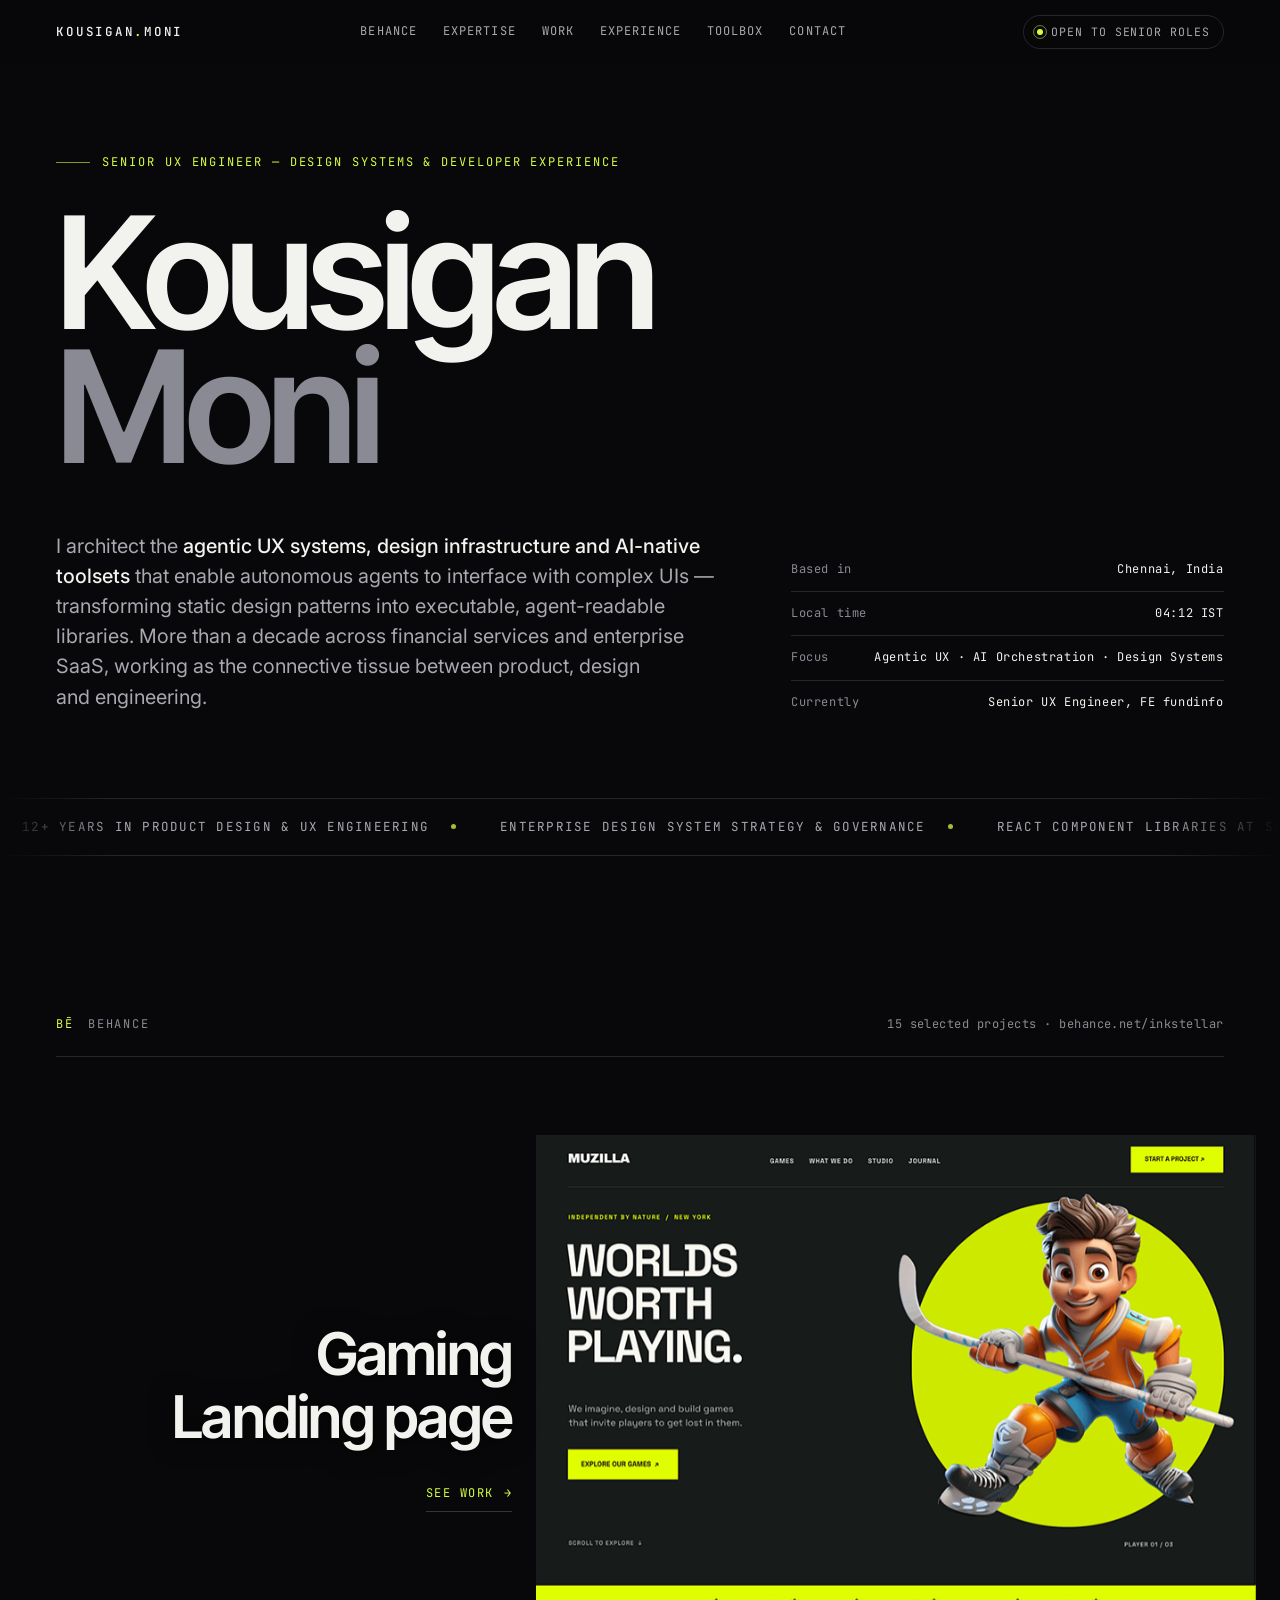
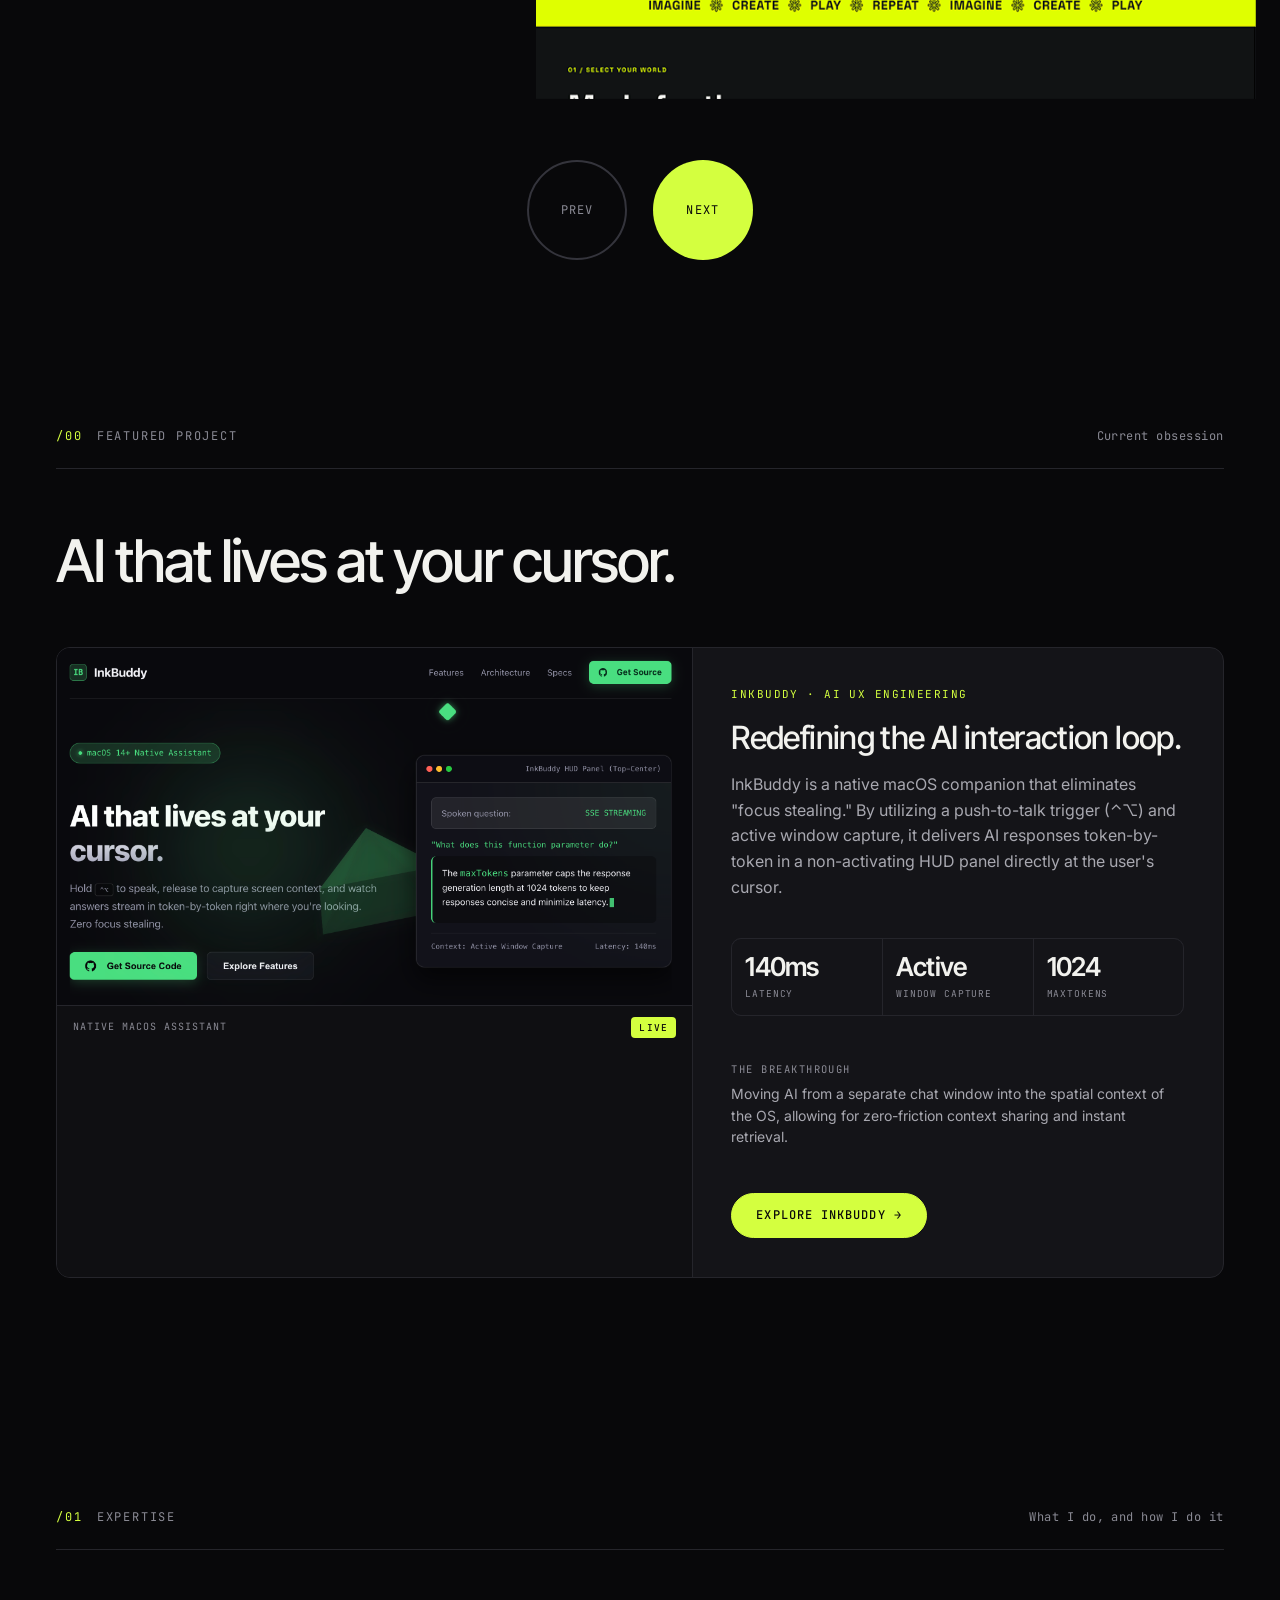
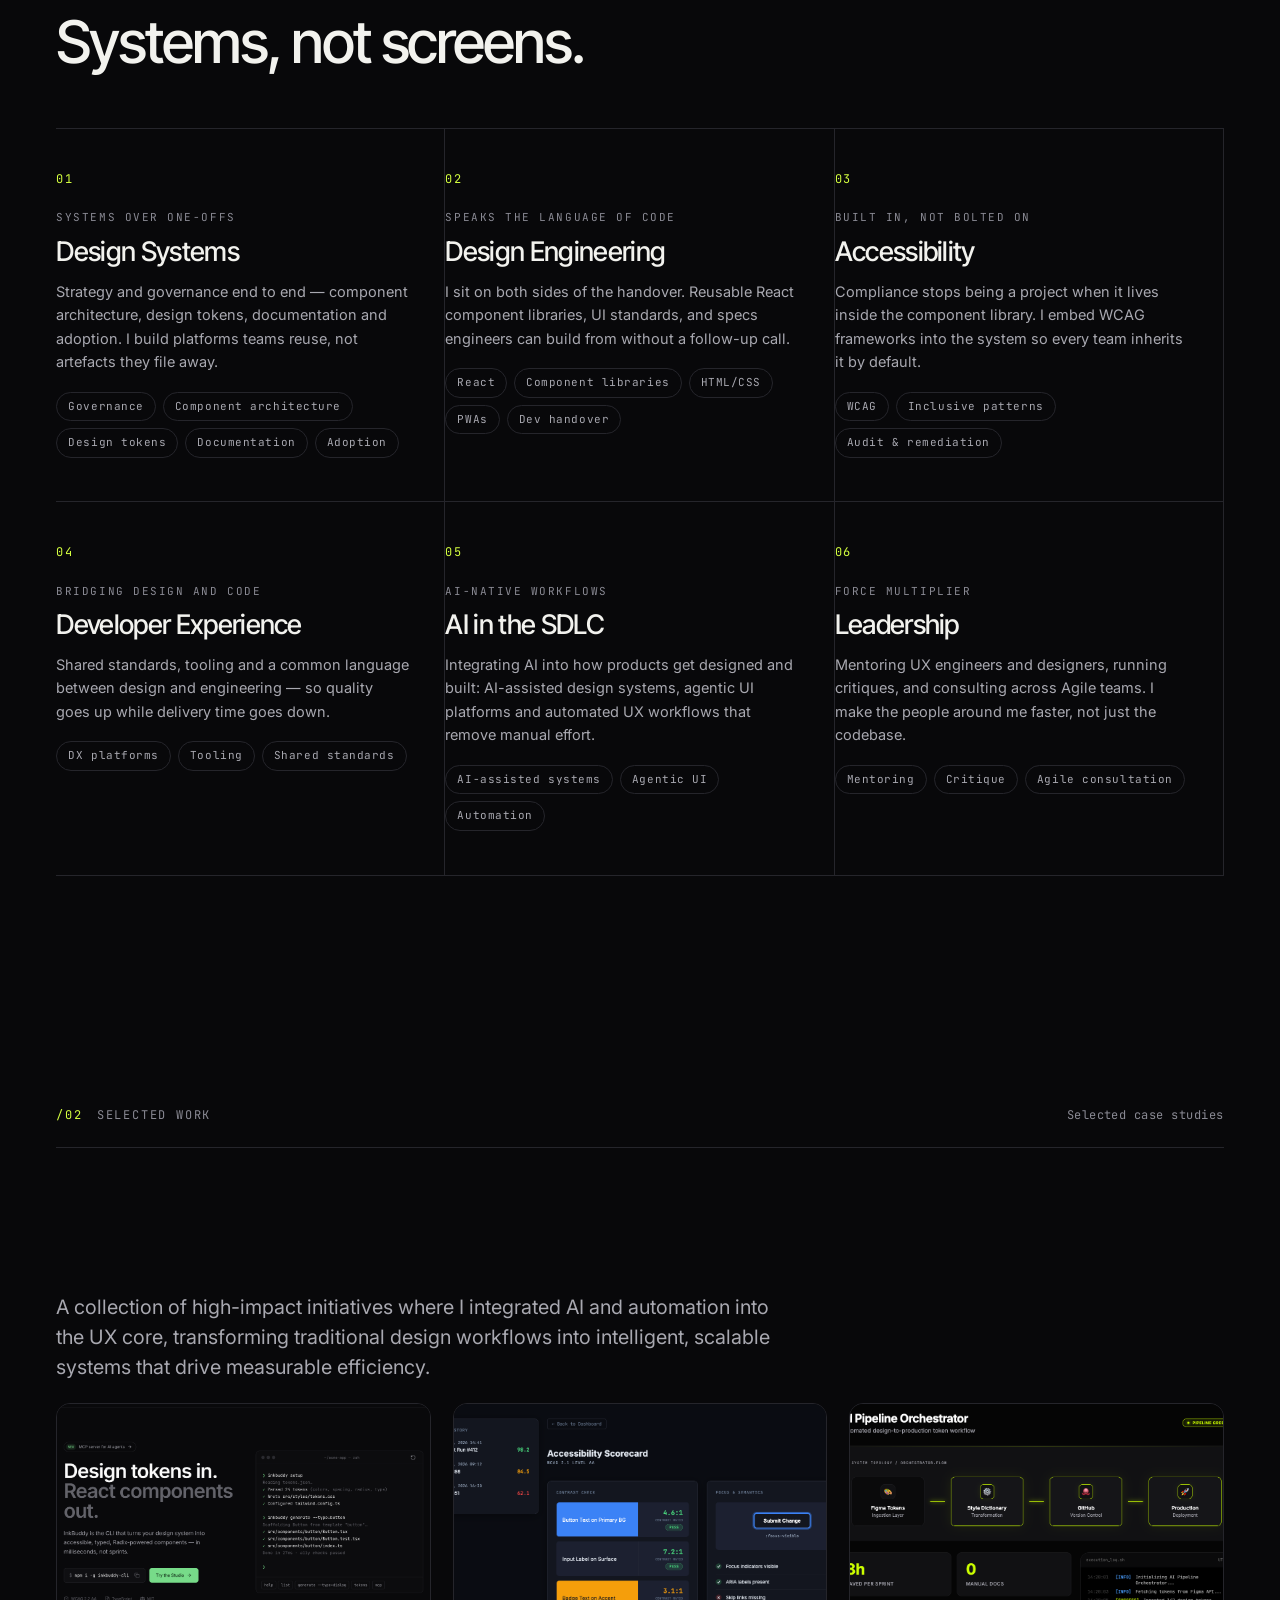
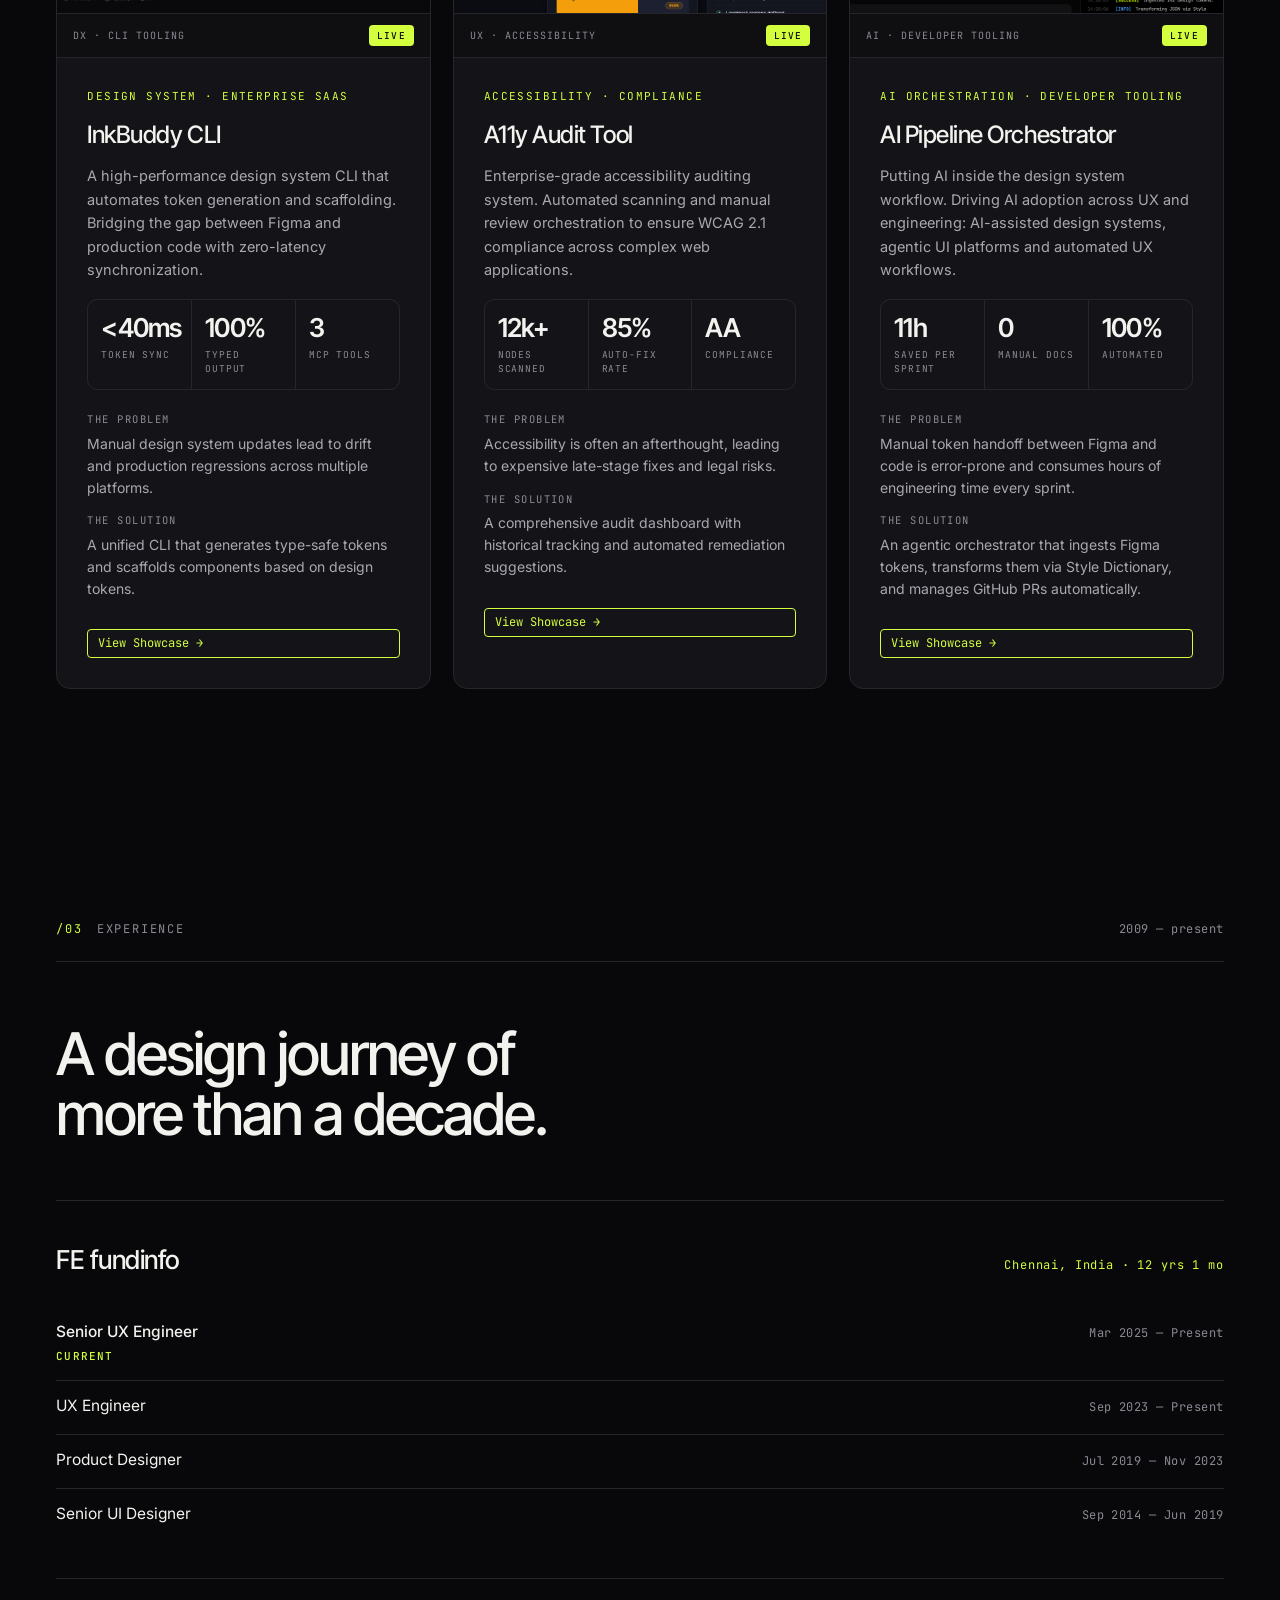
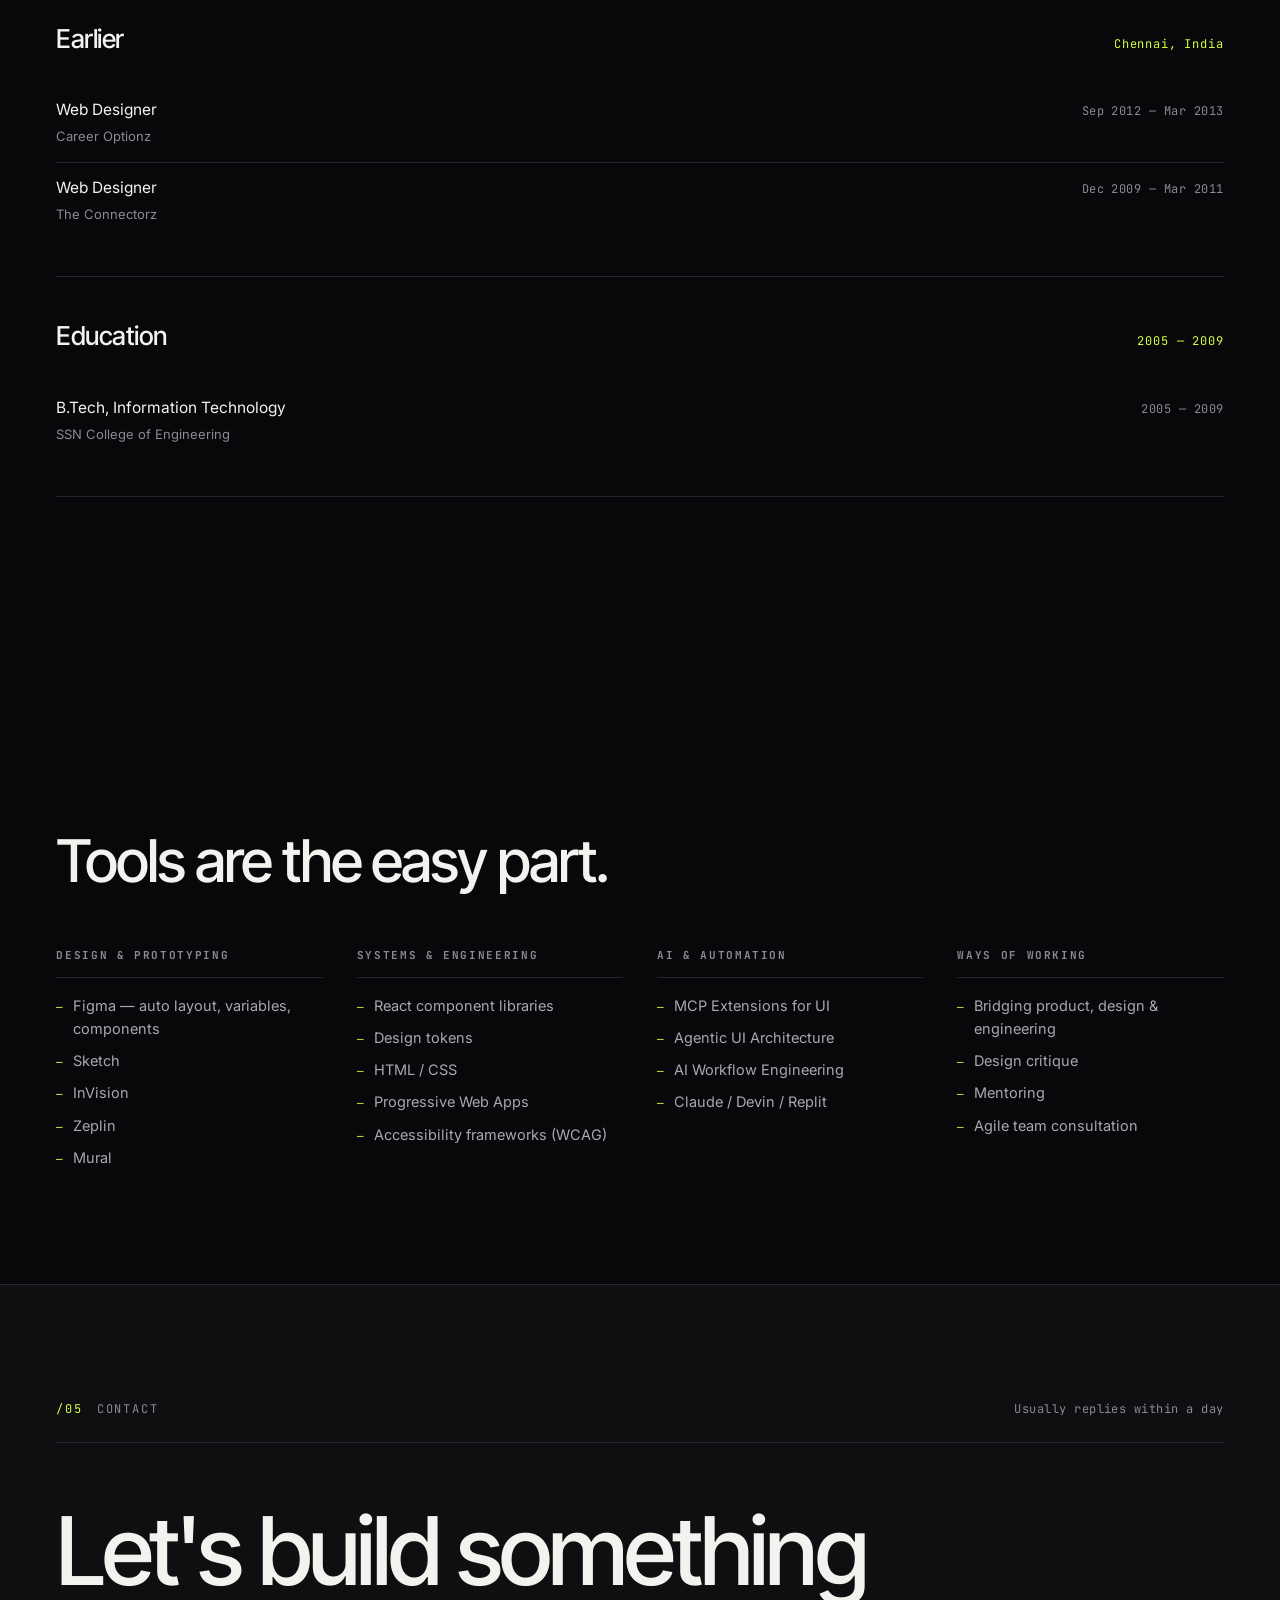
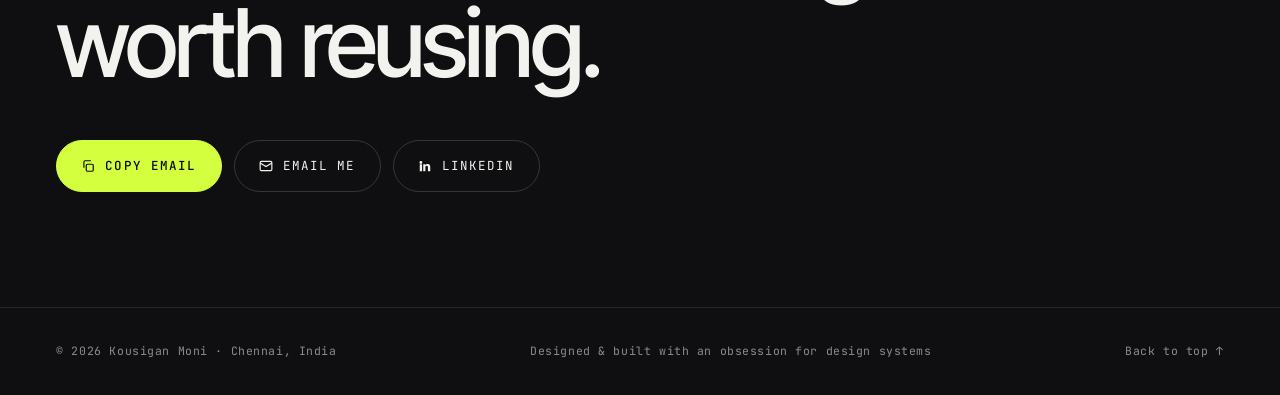
<file: index.html>
<!DOCTYPE html>
<html lang="en" data-page-node-id="VDBBZ73EJv4SGHFp0mqHbA">
<head data-page-node-id="205j0Ls8H0ziARNyN1FF8c">
<meta charset="utf-8" data-page-node-id="7Ps9Nt7vD98co4qiyFOEYB">
<meta name="viewport" content="width=device-width, initial-scale=1" data-page-node-id="K7WDqNrcMw8ShCaWoq8xtK">
<title>Kousigan Moni — Senior UX Engineer, Design Systems</title>
<meta name="description" content="Kousigan Moni is a Senior UX Engineer specialising in design systems, React component libraries, design tokens, accessibility and developer experience for enterprise SaaS in financial services." data-page-node-id="NS2GOfpg7ohcAM9GNCvKyM">
<meta name="color-scheme" content="dark" data-page-node-id="cYdkBo4KEF61Tl9kotCYEu">
<meta name="theme-color" content="#08080A">
<link rel="canonical" href="https://portfolio.inkstellar.com/">
<link rel="icon" href="data:image/svg+xml,%3Csvg xmlns='http://www.w3.org/2000/svg' viewBox='0 0 32 32'%3E%3Crect width='32' height='32' rx='7' fill='%2308080A'/%3E%3Ctext x='16' y='22' font-family='monospace' font-size='17' font-weight='700' fill='%23D4FF3F' text-anchor='middle'%3EK%3C/text%3E%3C/svg%3E">

<!-- social / link preview -->
<meta property="og:type" content="website">
<meta property="og:site_name" content="Kousigan Moni">
<meta property="og:url" content="https://portfolio.inkstellar.com/">
<meta property="og:title" content="Kousigan Moni — Senior UX Engineer, Design Systems">
<meta property="og:description" content="Design systems, React component libraries and developer handover for enterprise SaaS in financial services. 12+ years across product, design and engineering.">
<meta property="og:image" content="https://portfolio.inkstellar.com/assets/og-image.png">
<meta property="og:image:type" content="image/png">
<meta property="og:image:width" content="1200">
<meta property="og:image:height" content="630">
<meta property="og:image:alt" content="Kousigan Moni — Senior UX Engineer, Design Systems">
<meta property="og:locale" content="en_GB">
<meta name="twitter:card" content="summary_large_image">
<meta name="twitter:title" content="Kousigan Moni — Senior UX Engineer, Design Systems">
<meta name="twitter:description" content="Design systems, React component libraries and developer handover for enterprise SaaS in financial services. 12+ years across product, design and engineering.">
<meta name="twitter:image" content="https://portfolio.inkstellar.com/assets/og-image.png">
<link rel="preconnect" href="https://fonts.googleapis.com" data-page-node-id="akE2itndQjomSXn5DSt1cE">
<link rel="preconnect" href="https://fonts.gstatic.com" crossorigin data-page-node-id="Y4tcNx5q9MxxbGoE5GGjPd">
<link href="https://fonts.googleapis.com/css2?family=Inter+Tight:wght@500;600&family=Inter:wght@400;500&family=JetBrains+Mono:wght@400;500&display=swap" rel="stylesheet" data-page-node-id="8kdBz8fXAnrUuuaHEfXrTO">
<link rel="stylesheet" href="assets/vendor/swiper-bundle.min.css">
<style>
  :root{
    --bg:#08080A;
    --bg-2:#0F0F12;
    --surface:#141418;
    --line:#25252B;
    --line-2:#34343C;
    --fg:#F2F2EE;
    --fg-2:#A8A8B0;
    --fg-3:#8A8A94; /* 5.85:1 on --bg — was #6E6E78 at 3.97:1, which failed WCAG AA */
    --accent:#D4FF3F;
    --accent-dim:rgba(212,255,63,.14);
    --radius:14px;
    --pad:clamp(20px,4.4vw,72px);
    --maxw:1440px;
    --ease:cubic-bezier(.22,.61,.36,1);
    --mono:'JetBrains Mono',ui-monospace,SFMono-Regular,Menlo,monospace;
    --sans:'Inter',system-ui,-apple-system,'Segoe UI',sans-serif;
    --display:'Inter Tight','Inter',system-ui,sans-serif;
  }

  *,*::before,*::after{box-sizing:border-box}
  html{-webkit-text-size-adjust:100%;scroll-behavior:smooth}
  body{
    margin:0;background:var(--bg);color:var(--fg);
    font-family:var(--sans);font-size:16px;line-height:1.6;
    font-weight:400;-webkit-font-smoothing:antialiased;text-rendering:optimizeLegibility;
    overflow-x:hidden;
  }
  img,svg{display:block;max-width:100%}
  a{color:inherit;text-decoration:none}
  button{font:inherit;color:inherit;background:none;border:0;cursor:pointer}

  /* ---------- accessibility ---------- */
  :focus-visible{outline:2px solid var(--accent);outline-offset:3px;border-radius:4px}
  .skip{
    position:absolute;left:var(--pad);top:-100px;z-index:200;
    background:var(--accent);color:#0A0A0A;font-weight:600;font-size:14px;
    padding:12px 18px;border-radius:8px;transition:top .18s var(--ease);
  }
  .skip:focus{top:16px}
  .vh{position:absolute;width:1px;height:1px;padding:0;margin:-1px;overflow:hidden;clip:rect(0 0 0 0);white-space:nowrap;border:0}

  /* ---------- shell ---------- */
  .wrap{max-width:var(--maxw);margin:0 auto;padding-inline:var(--pad)}
  .rule{height:1px;background:var(--line);border:0;margin:0}

  /* ---------- progress ---------- */
  .progress{position:fixed;inset:0 0 auto 0;height:2px;background:transparent;z-index:120}
  .progress i{display:block;height:100%;width:0;background:var(--accent);transition:width .1s linear}

  /* ---------- nav ---------- */
  header.nav{
    position:fixed;top:0;left:0;right:0;z-index:100;
    backdrop-filter:blur(14px);-webkit-backdrop-filter:blur(14px);
    background:color-mix(in srgb,var(--bg) 78%,transparent);
    border-bottom:1px solid transparent;transition:border-color .3s var(--ease);
  }
  header.nav.stuck{border-bottom-color:var(--line)}
  .nav-in{display:flex;align-items:center;justify-content:space-between;gap:24px;height:64px}
  .mark{font-family:var(--mono);font-size:12.5px;letter-spacing:.14em;text-transform:uppercase;font-weight:500}
  .mark b{color:var(--accent);font-weight:500}
  .nav-links{display:flex;gap:26px;align-items:center}
  .nav-links a{
    font-family:var(--mono);font-size:12px;letter-spacing:.09em;text-transform:uppercase;
    color:var(--fg-2);transition:color .2s var(--ease);
  }
  .nav-links a:hover{color:var(--fg)}
  .status{
    display:inline-flex;align-items:center;gap:8px;
    font-family:var(--mono);font-size:11.5px;letter-spacing:.08em;text-transform:uppercase;
    color:var(--fg-2);border:1px solid var(--line);border-radius:999px;padding:7px 13px;
  }
  .dot{width:6px;height:6px;border-radius:50%;background:var(--accent);position:relative}
  .dot::after{
    content:"";position:absolute;inset:-4px;border-radius:50%;
    border:1px solid var(--accent);opacity:.5;animation:ping 2.4s var(--ease) infinite;
  }
  @keyframes ping{0%{transform:scale(.6);opacity:.7}70%,100%{transform:scale(1.5);opacity:0}}
  @media (max-width:880px){.nav-links{display:none}}

  /* ---------- hero ---------- */
  .hero{padding-top:clamp(120px,17vh,190px);padding-bottom:clamp(40px,6vw,70px);position:relative}
  .eyebrow{
    font-family:var(--mono);font-size:12px;letter-spacing:.16em;text-transform:uppercase;
    color:var(--accent);margin:0 0 clamp(20px,3vw,34px);display:flex;align-items:center;gap:12px;
  }
  .eyebrow::before{content:"";width:34px;height:1px;background:var(--accent);opacity:.6}
  h1.name{
    font-family:var(--display);font-weight:600;margin:0;
    font-size:clamp(52px,12.2vw,178px);line-height:.86;letter-spacing:-.045em;
    text-wrap:balance;
  }
  h1.name span{display:block;color:var(--fg-3)}
  .hero-grid{
    display:grid;grid-template-columns:minmax(0,1.55fr) minmax(0,1fr);
    gap:clamp(28px,5vw,80px);align-items:end;margin-top:clamp(30px,4.4vw,56px);
  }
  @media (max-width:900px){.hero-grid{grid-template-columns:1fr;align-items:start}}
  .lede{
    font-size:clamp(17px,1.55vw,21px);line-height:1.52;color:var(--fg-2);
    max-width:60ch;margin:0;text-wrap:pretty;
  }
  .lede strong{color:var(--fg);font-weight:500}
  .meta-list{list-style:none;margin:0;padding:0;display:grid;gap:12px}
  .meta-list li{
    display:flex;justify-content:space-between;gap:18px;
    font-family:var(--mono);font-size:12px;letter-spacing:.05em;
    padding-bottom:12px;border-bottom:1px solid var(--line);color:var(--fg-3);
  }
  .meta-list li:last-child{border-bottom:0;padding-bottom:0}
  .meta-list b{color:var(--fg);font-weight:400}

  /* ---------- marquee ---------- */
  .marquee{
    border-block:1px solid var(--line);margin-top:clamp(46px,7vw,86px);
    padding:18px 0;overflow:hidden;position:relative;
    -webkit-mask-image:linear-gradient(90deg,transparent,#000 9%,#000 91%,transparent);
    mask-image:linear-gradient(90deg,transparent,#000 9%,#000 91%,transparent);
  }
  .track{display:flex;width:max-content;animation:slide 46s linear infinite}
  .marquee:hover .track,.marquee:focus-within .track{animation-play-state:paused}
  @keyframes slide{to{transform:translateX(-50%)}}
  .track ul{display:flex;list-style:none;margin:0;padding:0}
  .track li{
    display:flex;align-items:center;gap:22px;padding-inline:22px;
    font-family:var(--mono);font-size:12.5px;letter-spacing:.1em;text-transform:uppercase;
    color:var(--fg-2);white-space:nowrap;
  }
  .track li::after{content:"";width:5px;height:5px;border-radius:50%;background:var(--accent);flex:none;opacity:.75}

  /* ---------- section chrome ---------- */
  section{padding-block:clamp(66px,9vw,132px)}
  .sec-head{
    display:flex;justify-content:space-between;align-items:baseline;gap:24px;
    padding-bottom:22px;border-bottom:1px solid var(--line);margin-bottom:clamp(34px,5vw,62px);
    flex-wrap:wrap;
  }
  .sec-label{
    font-family:var(--mono);font-size:12px;letter-spacing:.15em;text-transform:uppercase;
    color:var(--fg-3);margin:0;display:flex;gap:14px;align-items:center;
  }
  .sec-label b{color:var(--accent);font-weight:400}
  h2.sec-title{
    font-family:var(--display);font-weight:500;letter-spacing:-.035em;
    font-size:clamp(28px,4.6vw,60px);line-height:1.02;margin:0;max-width:22ch;text-wrap:balance;
  }
  .sec-note{font-family:var(--mono);font-size:12px;color:var(--fg-3);letter-spacing:.04em;margin:0}

  /* ---------- expertise ---------- */
  .grid-exp{display:grid;grid-template-columns:repeat(auto-fit,minmax(310px,1fr));gap:0;
    border-top:1px solid var(--line)}
  .exp{
    padding:clamp(26px,3.2vw,42px) clamp(20px,2.6vw,38px) clamp(30px,3.4vw,44px) 0;
    border-bottom:1px solid var(--line);border-right:1px solid var(--line);
    position:relative;transition:background .35s var(--ease);
  }
  .exp:hover{background:var(--bg-2)}
  .exp .num{
    font-family:var(--mono);font-size:12px;color:var(--accent);letter-spacing:.1em;display:block;margin-bottom:20px;
  }
  .exp .kick{
    font-family:var(--mono);font-size:11px;letter-spacing:.14em;text-transform:uppercase;
    color:var(--fg-3);display:block;margin-bottom:10px;
  }
  .exp h3{
    font-family:var(--display);font-weight:500;font-size:clamp(21px,2.2vw,27px);
    letter-spacing:-.025em;margin:0 0 12px;line-height:1.14;
  }
  .exp p{margin:0 0 18px;color:var(--fg-2);font-size:14.5px;line-height:1.62;max-width:46ch}
  .tags{list-style:none;display:flex;flex-wrap:wrap;gap:7px;margin:0;padding:0}
  .tags li{
    font-family:var(--mono);font-size:11px;letter-spacing:.05em;color:var(--fg-2);
    border:1px solid var(--line);border-radius:999px;padding:5px 11px;transition:.25s var(--ease);
  }
  .exp:hover .tags li{border-color:var(--line-2)}

  /* ---------- work ---------- */
  .work-grid{display:grid;gap:22px;grid-template-columns:repeat(auto-fit,minmax(340px,1fr))}
  .card{
    background:var(--surface);border:1px solid var(--line);border-radius:var(--radius);
    padding:0;display:flex;flex-direction:column;overflow:hidden;
    transition:border-color .35s var(--ease),transform .35s var(--ease);
  }
  .card:hover{border-color:var(--line-2);transform:translateY(-3px)}
  .card-body{padding:clamp(22px,2.4vw,30px);display:flex;flex-direction:column;gap:15px;flex:1}
  .card .kicker{
    font-family:var(--mono);font-size:11px;letter-spacing:.13em;text-transform:uppercase;color:var(--accent);
  }
  .card h3{font-family:var(--display);font-weight:500;font-size:clamp(20px,2vw,24px);letter-spacing:-.02em;margin:0;line-height:1.18}
  .card p{margin:0;color:var(--fg-2);font-size:14.5px;line-height:1.62}
  .card dl{margin:6px 0 0;display:grid;gap:14px}
  .card dt{
    font-family:var(--mono);font-size:10.5px;letter-spacing:.14em;text-transform:uppercase;
    color:var(--fg-3);margin-bottom:5px;
  }
  .card dd{margin:0;font-size:14px;color:var(--fg-2);line-height:1.55}
  /* case-study image */
  .shot{margin:0;background:var(--bg-2);border-bottom:1px solid var(--line)}
  .shot img{width:100%;height:auto;aspect-ratio:16/9;object-fit:cover;display:block}
  .shot figcaption{
    display:flex;justify-content:space-between;align-items:center;gap:14px;
    padding:11px 16px;border-top:1px solid var(--line);
    font-family:var(--mono);font-size:10px;letter-spacing:.1em;text-transform:uppercase;color:var(--fg-3);
  }
  .badge{
    flex:none;background:var(--accent);color:#0A0A0A;font-weight:500;font-size:9.5px;
    letter-spacing:.12em;border-radius:4px;padding:3px 8px;
  }

  /* outcome metrics */
  .metrics{
    list-style:none;margin:2px 0 0;padding:0;display:grid;
    grid-template-columns:repeat(auto-fit,minmax(96px,1fr));gap:1px;
    background:var(--line);border:1px solid var(--line);border-radius:10px;overflow:hidden;
  }
  .metrics li{background:var(--surface);padding:14px 13px}
  .metrics b{
    display:block;font-family:var(--display);font-weight:600;color:var(--fg);
    font-size:clamp(20px,2.1vw,26px);letter-spacing:-.03em;line-height:1.05;
  }
  .metrics span{
    display:block;margin-top:7px;font-family:var(--mono);font-size:9.5px;
    letter-spacing:.09em;text-transform:uppercase;color:var(--fg-3);line-height:1.45;
  }
  .foot-note{
    margin:0;padding-top:2px;font-family:var(--mono);font-size:10.5px;
    letter-spacing:.04em;line-height:1.6;color:var(--fg-3);
  }
  .foot-note b{color:var(--accent);font-weight:400}

  /* draft / sample notice */
  .sample-note{
    display:flex;gap:14px;align-items:flex-start;margin:0;
    border:1px dashed var(--line-2);border-radius:10px;padding:16px 18px;background:var(--accent-dim);
  }
  .sample-note p{
    margin:0;font-family:var(--mono);font-size:11.5px;line-height:1.7;
    letter-spacing:.03em;color:var(--fg-2);
  }
  .sample-note b{color:var(--accent);font-weight:400}

  /* ---------- timeline ---------- */
  .tl{border-top:1px solid var(--line)}
  .tl-group{border-bottom:1px solid var(--line);padding:clamp(26px,3vw,40px) 0}
  .tl-head{display:flex;justify-content:space-between;align-items:baseline;gap:20px;flex-wrap:wrap;margin-bottom:26px}
  .tl-head h3{font-family:var(--display);font-weight:500;font-size:clamp(20px,2.1vw,26px);letter-spacing:-.02em;margin:0}
  .tl-head .span{font-family:var(--mono);font-size:12px;color:var(--accent);letter-spacing:.07em}
  .tl-rows{display:grid;gap:2px}
  .row{
    display:grid;grid-template-columns:minmax(0,1fr) auto;gap:20px;align-items:baseline;
    padding:13px 0;border-top:1px solid var(--line);
  }
  .row:first-child{border-top:0}
  .row .role{font-size:15.5px;color:var(--fg)}
  .row .role small{display:block;color:var(--fg-3);font-size:13px;margin-top:3px}
  .row .when{font-family:var(--mono);font-size:12px;color:var(--fg-3);letter-spacing:.04em;white-space:nowrap}
  .row.lead .role{font-weight:500}
  .row.lead .role small{color:var(--accent);font-family:var(--mono);font-size:11px;letter-spacing:.1em;text-transform:uppercase}

  /* ---------- toolbox ---------- */
  .tools{display:grid;gap:34px;grid-template-columns:repeat(auto-fit,minmax(230px,1fr))}
  .tool-col h3{
    font-family:var(--mono);font-size:11px;letter-spacing:.15em;text-transform:uppercase;
    color:var(--fg-3);margin:0 0 16px;padding-bottom:12px;border-bottom:1px solid var(--line);
  }
  .tool-col ul{list-style:none;margin:0;padding:0;display:grid;gap:9px}
  .tool-col li{font-size:14.5px;color:var(--fg-2);display:flex;gap:10px;align-items:baseline}
  .tool-col li::before{content:"—";color:var(--accent);font-family:var(--mono);font-size:11px}

  /* ---------- contact ---------- */
  .contact{background:var(--bg-2);border-top:1px solid var(--line)}
  .contact h2{
    font-family:var(--display);font-weight:500;letter-spacing:-.04em;
    font-size:clamp(32px,7.4vw,104px);line-height:.98;margin:0 0 clamp(30px,4vw,50px);text-wrap:balance;
  }
  .cta-row{display:flex;flex-wrap:wrap;gap:12px;align-items:center}
  .btn{
    display:inline-flex;align-items:center;gap:10px;
    font-family:var(--mono);font-size:12.5px;letter-spacing:.09em;text-transform:uppercase;
    padding:15px 24px;border-radius:999px;border:1px solid var(--line-2);
    transition:.28s var(--ease);color:var(--fg);
  }
  .btn:hover{border-color:var(--fg-2);background:var(--surface)}
  .btn.primary{background:var(--accent);color:#0A0A0A;border-color:var(--accent);font-weight:500}
  .btn.primary:hover{background:#E2FF6B;border-color:#E2FF6B}
  .btn svg{width:14px;height:14px;flex:none}

  footer{padding-block:34px;border-top:1px solid var(--line);background:var(--bg-2)}
  .foot{display:flex;justify-content:space-between;gap:18px;flex-wrap:wrap;
    font-family:var(--mono);font-size:11.5px;letter-spacing:.05em;color:var(--fg-3)}
  .foot a:hover{color:var(--accent)}

  /* ---------- reveal ---------- */
  .rv{opacity:0;transform:translateY(20px);transition:opacity .75s var(--ease),transform .75s var(--ease)}
  .rv.in{opacity:1;transform:none}

  @media (prefers-reduced-motion:reduce){
    html{scroll-behavior:auto}
    .rv{opacity:1;transform:none;transition:none}
    .track{animation:none}
    .dot::after{animation:none}
    *{transition-duration:.01ms !important}
  }
  @media (max-width:620px){
    .exp{border-right:0}
    .row{grid-template-columns:1fr}
    .row .when{grid-row:1}
  }

  /* ---------- behance slider (okai portfolio-slider-2 pattern) ---------- */
  .behance{position:relative;padding-block:clamp(50px,7vw,90px) 0}
  .behance-slider{height:clamp(620px,88svh,980px);position:relative}
  .behance-slide{width:100%;height:100%;display:grid;grid-template-columns:minmax(0,40%) minmax(0,60%);align-items:center}
  .behance-cover{grid-column:2;grid-row:1;position:relative;overflow:hidden;width:100%;max-width:720px;aspect-ratio:808/632;margin-inline:auto;background:var(--bg-2)}
  .behance-cover img{position:absolute;inset:0;width:100%;height:100%;object-fit:cover;object-position:center;filter:blur(8px) brightness(.65);opacity:.45;transition:filter .6s var(--ease),opacity .6s var(--ease)}
  .swiper-slide-active .behance-cover img{filter:none;opacity:1}
  .behance-descr{grid-column:1;grid-row:1;position:static;width:auto;z-index:2;align-self:center;text-align:right;padding:clamp(24px,3vw,48px) 0 clamp(24px,3vw,48px) var(--pad)}
  .behance-descr h3{font-family:var(--display);font-weight:600;font-size:clamp(34px,4.6vw,68px);line-height:1.08;letter-spacing:-.03em;color:var(--fg);margin:0 0 30px;text-wrap:balance;text-shadow:0 2px 24px rgba(0,0,0,.6),0 1px 4px rgba(0,0,0,.5)}
  .behance-link{display:inline-flex;align-items:center;gap:10px;font-family:var(--mono);font-size:12px;letter-spacing:.12em;text-transform:uppercase;color:var(--accent);border-bottom:1px solid var(--line-2);padding-bottom:8px;transition:border-color .25s var(--ease)}
  .behance-link:hover{border-color:var(--accent)}
  .behance-nav{position:absolute;bottom:clamp(24px,4vw,55px);left:0;right:0;display:flex;justify-content:center;gap:clamp(16px,2vw,30px);z-index:5}
  .behance-btn{width:clamp(72px,9vw,100px);height:clamp(72px,9vw,100px);border-radius:50%;background:var(--accent);color:#0A0A0A;font-family:var(--mono);font-size:12px;letter-spacing:.1em;text-transform:uppercase;display:flex;align-items:center;justify-content:center;cursor:pointer;transition:.4s var(--ease)}
  .behance-btn.swiper-button-disabled{background:transparent;border:2px solid var(--line-2);color:var(--fg-3);cursor:not-allowed}
  .behance-btn:focus-visible{outline:2px solid var(--accent);outline-offset:3px}

  /* ---------- featured project card ---------- */
  .featured-card{grid-column:1 / -1;display:grid;grid-template-columns:1.2fr 1fr;gap:0}
  .featured-card .shot{border-bottom:0;border-right:1px solid var(--line)}
  @media (max-width:880px){.featured-card{grid-template-columns:1fr}.featured-card .shot{border-right:0;border-bottom:1px solid var(--line)}}
  @media (max-width:880px){.behance-slide{display:flex;flex-direction:column;align-items:stretch;justify-content:center}.behance-descr{order:-1;text-align:left;padding:16px var(--pad) 0}.behance-cover{width:100%;max-width:none;margin:clamp(14px,3vw,20px) 0 0}}
  @media (max-width:620px){.behance-cover{aspect-ratio:808/632;margin-top:clamp(14px,3vw,20px)}}
  @media (prefers-reduced-motion:reduce){.behance-cover,.behance-descr,.behance-cover img{transition:none!important}}
</style>
</head>
<body data-page-node-id="DblrFvxGD2rZCInSWpog3G">

<a class="skip" href="#main" data-page-node-id="VOVDkc9V7NlW4o6C4DpuF3">Skip to content</a>
<div class="progress" aria-hidden="true" data-page-node-id="FmUH6kcLTIpOfadn7AcUlf"><i id="bar" data-page-node-id="ui9Dccik8kb4K49cJrLh5j"></i></div>

<header class="nav" id="nav" data-page-node-id="29gnrq51EaaNDOgBfpBUZQ">
  <div class="wrap nav-in" data-page-node-id="YVHfbiOR2Nk4rKjtAOFAvW">
    <a class="mark" href="#top" aria-label="Kousigan Moni — home" data-page-node-id="Cq7UUZ8PwYn7XMEsKG40qZ">Kousigan<b data-page-node-id="UlvC0L9Xbizl3EqczVk7Ke">.</b>Moni</a>
    <nav class="nav-links" aria-label="Sections" data-page-node-id="qnF1CucXfDTms36ktbHlZ1">
      <a href="#behance">Behance</a>
      <a href="#expertise" data-page-node-id="bmNt8DLTPDJ5IZaEDprQ6P">Expertise</a>
      <a href="#work" data-page-node-id="d91FtWBmEGa6LiKh3eLFRZ">Work</a>
      <a href="#experience" data-page-node-id="Qo9ugKcvqfnR9PUvhXL1ny">Experience</a>
      <a href="#toolbox" data-page-node-id="3oXFRNkmwyQcNTYDm5gc24">Toolbox</a>
      <a href="#contact" data-page-node-id="9uczVULQAf6rT5npx9WuWE">Contact</a>
    </nav>
    <span class="status" data-page-node-id="R4FT0BDtwio1xyiCNEAuhE"><span class="dot" aria-hidden="true" data-page-node-id="kvyBnMYVwV3w2sJHi5Bq8O"></span>Open to senior roles</span>
  </div>
</header>

<main id="main" data-page-node-id="XsnzVTzknaHl7BKtkpf8OX">

  <!-- ================= HERO ================= -->
  <section class="hero" id="top" data-page-node-id="1wPBVstBboasBuD1dEBW42">
    <div class="wrap" data-page-node-id="KlW01BUy5Ds8IMBtIn5vv0">
      <p class="eyebrow rv" data-page-node-id="G6jcDjTSCndfFo9QQbjBeF">Senior UX Engineer — Design Systems &amp; Developer Experience</p>
      <h1 class="name rv" data-page-node-id="8uLzpC8chDBDd9L3AINwAf">Kousigan<span data-page-node-id="HYZ5rSnclfF6GinmiwtFYH">Moni</span></h1>

      <div class="hero-grid" data-page-node-id="DAzX4EwpeA7NCnLkv1HDFh">
        <p class="lede rv" data-page-node-id="3x7A3Dvl2iXMQVxIWx6Pco">
          I architect the <strong data-page-node-id="o8iNCJ4L7ucGYDxTEfetkI">agentic UX systems, design infrastructure and AI-native toolsets</strong>
          that enable autonomous agents to interface with complex UIs — transforming static design patterns into executable, agent-readable libraries.
          More than a decade across financial services and enterprise SaaS, working as the connective tissue
          between product, design and engineering.
        </p>
        <ul class="meta-list rv" data-page-node-id="IOesEfunTJC09p1LKl1YHd">
          <li data-page-node-id="LGHIrtqsOFJMFOj4xHUMLC"><span data-page-node-id="gxmPGeZBxhNtsFE9czHDuC">Based in</span><b data-page-node-id="qhNBobk4cnJ86MapOZ3Qib">Chennai, India</b></li>
          <li data-page-node-id="CROk0IJChCOT44qkftv2Cx"><span data-page-node-id="e2Zz1tS60PQWlONej9DM9Q">Local time</span><b id="clock" data-page-node-id="1QG4AuT0RBcl6fNfMVfgUm">—</b></li>
          <li data-page-node-id="OD0TlV9R1cJZ5KZRXc84wJ"><span data-page-node-id="TyuFY1DTn8CwE3QxkMAGrE">Focus</span><b data-page-node-id="NfaNKOqaXgzttQW2vBBGp7">Agentic UX · AI Orchestration · Design Systems</b></li>
          <li data-page-node-id="ULldizWFWFWGDoBL3Cns33"><span data-page-node-id="xtfHGJbTk0S8Y9HWAvnSpZ">Currently</span><b data-page-node-id="17mAQRDketE0F3DTHSM5hh">Senior UX Engineer, FE fundinfo</b></li>
        </ul>
      </div>
    </div>

    <div class="marquee" aria-label="Areas of practice" data-page-node-id="I48gBRzDctZP4kfkZWF4Uh">
      <div class="track" data-page-node-id="dzSpvsChVrtvmguzmNWBzi">
        <ul data-page-node-id="v6OXYVgHMdJZ4VWCmr8Mhi">
          <li data-page-node-id="cU5C0T3LUdcmaqLI8P9vgC">12+ years in product design &amp; UX engineering</li>
          <li data-page-node-id="kO6ktBzthoHfGHPaqKvFaz">Enterprise design system strategy &amp; governance</li>
          <li data-page-node-id="Eod2ORP8jMMDtC4346T2Jb">React component libraries at scale</li>
          <li data-page-node-id="x0PfITDduBJKHagDvDMfuz">Design tokens &amp; UI standards</li>
          <li data-page-node-id="TZ6cb31MbyKkEDdcN3QQrF">Accessibility (WCAG) embedded in the system</li>
          <li data-page-node-id="J0bnoKbQrT2okl02tc0Byf">Developer handover &amp; DX platforms</li>
          <li data-page-node-id="q31jvlhrtlWZAZsso4tfYC">AI-assisted design systems</li>
          <li data-page-node-id="euK0gSpBWsDAqJbsprhyWl">Agentic UI platforms</li>
          <li data-page-node-id="SJlLjUYw04H0WdCkB5jKLD">Automated UX workflows</li>
          <li data-page-node-id="GEmhTx16JYxHqlv0v1EFFt">Mentoring UX engineers &amp; designers</li>
        </ul>
        <ul aria-hidden="true" data-page-node-id="YZKy8HS2tSes13o5zQMkey">
          <li data-page-node-id="OsgAuwUWS5PGDONiBx5H9D">12+ years in product design &amp; UX engineering</li>
          <li data-page-node-id="NcD5ACXQYySGPkHsXdTwdy">Enterprise design system strategy &amp; governance</li>
          <li data-page-node-id="hWsrGqFWoCcOpjTbOdER5E">React component libraries at scale</li>
          <li data-page-node-id="5CYkAOAI2zOZQa861t8dTv">Design tokens &amp; UI standards</li>
          <li data-page-node-id="J9AgH5w9aRcUQfxlKqe8SH">Accessibility (WCAG) embedded in the system</li>
          <li data-page-node-id="QAXcJD7UQvtvUKGirl52jt">Developer handover &amp; DX platforms</li>
          <li data-page-node-id="kRWxyKyQ71htMjZNR9l6XN">AI-assisted design systems</li>
          <li data-page-node-id="l4dVz1UdyTS1qdNnKpQZNe">Agentic UI platforms</li>
          <li data-page-node-id="kHPrXFzGHJer8QEt4wTygi">Automated UX workflows</li>
          <li data-page-node-id="CxgGNnJmK7jpObbtGFG176">Mentoring UX engineers &amp; designers</li>
        </ul>
      </div>
    </div>
  </section>

  
<!-- ================= BEHANCE SLIDER ================= -->
<section id="behance" class="behance" aria-label="Behance project showcase">
  <div class="wrap">
    <div class="sec-head rv">
      <p class="sec-label"><b>Bē</b> Behance</p>
      <p class="sec-note">15 selected projects · behance.net/inkstellar</p>
    </div>
  </div>
  <div class="behance-slider">
    <div class="swiper">
      <div class="swiper-wrapper">
        <div class="swiper-slide">
          <div class="behance-slide">
            <figure class="behance-cover" data-swiper-parallax="60%">
              <img src="assets/behance/behance-01-plant-health-tracker.png" alt="Plant health tracker — Behance cover" data-swiper-parallax="0" data-swiper-parallax-scale="1.2" loading="eager" fetchpriority="high" decoding="async">
            </figure>
            <div class="behance-descr" data-swiper-parallax-opacity="0" data-swiper-parallax-scale=".7">
              <h3>Plant health tracker</h3>
              <a class="behance-link" href="https://www.behance.net/gallery/258749217/Plant-health-tracker" target="_blank" rel="noopener">See work<span aria-hidden="true">→</span></a>
            </div>
          </div>
        </div>
        <div class="swiper-slide">
          <div class="behance-slide">
            <figure class="behance-cover" data-swiper-parallax="60%">
              <img src="assets/behance/behance-02-pocket-sound-map.png" alt="Pocket Sound Map — Behance cover" data-swiper-parallax="0" data-swiper-parallax-scale="1.2" loading="lazy" decoding="async">
            </figure>
            <div class="behance-descr" data-swiper-parallax-opacity="0" data-swiper-parallax-scale=".7">
              <h3>Pocket Sound Map</h3>
              <a class="behance-link" href="https://www.behance.net/gallery/258748437/Pocket-Sound-Map" target="_blank" rel="noopener">See work<span aria-hidden="true">→</span></a>
            </div>
          </div>
        </div>
        <div class="swiper-slide">
          <div class="behance-slide">
            <figure class="behance-cover" data-swiper-parallax="60%">
              <img src="assets/behance/behance-03-trading-terminal.png" alt="Trading terminal — Behance cover" data-swiper-parallax="0" data-swiper-parallax-scale="1.2" loading="lazy" decoding="async">
            </figure>
            <div class="behance-descr" data-swiper-parallax-opacity="0" data-swiper-parallax-scale=".7">
              <h3>Trading terminal</h3>
              <a class="behance-link" href="https://www.behance.net/gallery/258748143/Trading-terminal" target="_blank" rel="noopener">See work<span aria-hidden="true">→</span></a>
            </div>
          </div>
        </div>
        <div class="swiper-slide">
          <div class="behance-slide">
            <figure class="behance-cover" data-swiper-parallax="60%">
              <img src="assets/behance/behance-04-mock-api-server.png" alt="A Mock API Server — Behance cover" data-swiper-parallax="0" data-swiper-parallax-scale="1.2" loading="lazy" decoding="async">
            </figure>
            <div class="behance-descr" data-swiper-parallax-opacity="0" data-swiper-parallax-scale=".7">
              <h3>A Mock API Server</h3>
              <a class="behance-link" href="https://www.behance.net/gallery/258747799/A-Mock-API-Server" target="_blank" rel="noopener">See work<span aria-hidden="true">→</span></a>
            </div>
          </div>
        </div>
        <div class="swiper-slide">
          <div class="behance-slide">
            <figure class="behance-cover" data-swiper-parallax="60%">
              <img src="assets/behance/behance-05-ux-audit.png" alt="UX Audit — Behance cover" data-swiper-parallax="0" data-swiper-parallax-scale="1.2" loading="lazy" decoding="async">
            </figure>
            <div class="behance-descr" data-swiper-parallax-opacity="0" data-swiper-parallax-scale=".7">
              <h3>UX Audit</h3>
              <a class="behance-link" href="https://www.behance.net/gallery/258747381/UX-Audit" target="_blank" rel="noopener">See work<span aria-hidden="true">→</span></a>
            </div>
          </div>
        </div>
        <div class="swiper-slide">
          <div class="behance-slide">
            <figure class="behance-cover" data-swiper-parallax="60%">
              <img src="assets/behance/behance-06-food-recipe-maker.png" alt="Food Recipe Maker — Behance cover" data-swiper-parallax="0" data-swiper-parallax-scale="1.2" loading="lazy" decoding="async">
            </figure>
            <div class="behance-descr" data-swiper-parallax-opacity="0" data-swiper-parallax-scale=".7">
              <h3>Food Recipe Maker</h3>
              <a class="behance-link" href="https://www.behance.net/gallery/258747113/Food-Recipe-Maker" target="_blank" rel="noopener">See work<span aria-hidden="true">→</span></a>
            </div>
          </div>
        </div>
        <div class="swiper-slide">
          <div class="behance-slide">
            <figure class="behance-cover" data-swiper-parallax="60%">
              <img src="assets/behance/behance-07-landing-page-isp.png" alt="Landing Page for an ISP — Behance cover" data-swiper-parallax="0" data-swiper-parallax-scale="1.2" loading="lazy" decoding="async">
            </figure>
            <div class="behance-descr" data-swiper-parallax-opacity="0" data-swiper-parallax-scale=".7">
              <h3>Landing Page for an ISP</h3>
              <a class="behance-link" href="https://www.behance.net/gallery/258746835/Landing-Page-for-an-ISP" target="_blank" rel="noopener">See work<span aria-hidden="true">→</span></a>
            </div>
          </div>
        </div>
        <div class="swiper-slide">
          <div class="behance-slide">
            <figure class="behance-cover" data-swiper-parallax="60%">
              <img src="assets/behance/behance-08-health-care.png" alt="A Health Care — Behance cover" data-swiper-parallax="0" data-swiper-parallax-scale="1.2" loading="lazy" decoding="async">
            </figure>
            <div class="behance-descr" data-swiper-parallax-opacity="0" data-swiper-parallax-scale=".7">
              <h3>A Health Care</h3>
              <a class="behance-link" href="https://www.behance.net/gallery/258746435/A-Health-Care" target="_blank" rel="noopener">See work<span aria-hidden="true">→</span></a>
            </div>
          </div>
        </div>
        <div class="swiper-slide">
          <div class="behance-slide">
            <figure class="behance-cover" data-swiper-parallax="60%">
              <img src="assets/behance/behance-09-bakery-management.png" alt="A Bakery Management — Behance cover" data-swiper-parallax="0" data-swiper-parallax-scale="1.2" loading="lazy" decoding="async">
            </figure>
            <div class="behance-descr" data-swiper-parallax-opacity="0" data-swiper-parallax-scale=".7">
              <h3>A Bakery Management</h3>
              <a class="behance-link" href="https://www.behance.net/gallery/258746241/A-Bakery-Management" target="_blank" rel="noopener">See work<span aria-hidden="true">→</span></a>
            </div>
          </div>
        </div>
        <div class="swiper-slide">
          <div class="behance-slide">
            <figure class="behance-cover" data-swiper-parallax="60%">
              <img src="assets/behance/behance-10-gaming-landing.png" alt="Gaming Landing page — Behance cover" data-swiper-parallax="0" data-swiper-parallax-scale="1.2" loading="lazy" decoding="async">
            </figure>
            <div class="behance-descr" data-swiper-parallax-opacity="0" data-swiper-parallax-scale=".7">
              <h3>Gaming Landing page</h3>
              <a class="behance-link" href="https://www.behance.net/gallery/258746143/Gaming-Landing-page" target="_blank" rel="noopener">See work<span aria-hidden="true">→</span></a>
            </div>
          </div>
        </div>
        <div class="swiper-slide">
          <div class="behance-slide">
            <figure class="behance-cover" data-swiper-parallax="60%">
              <img src="assets/behance/behance-11-branding-studio.png" alt="Branding Studio — Behance cover" data-swiper-parallax="0" data-swiper-parallax-scale="1.2" loading="lazy" decoding="async">
            </figure>
            <div class="behance-descr" data-swiper-parallax-opacity="0" data-swiper-parallax-scale=".7">
              <h3>Branding Studio</h3>
              <a class="behance-link" href="https://www.behance.net/gallery/258745891/Branding-Studio" target="_blank" rel="noopener">See work<span aria-hidden="true">→</span></a>
            </div>
          </div>
        </div>
        <div class="swiper-slide">
          <div class="behance-slide">
            <figure class="behance-cover" data-swiper-parallax="60%">
              <img src="assets/behance/behance-12-rethinking-airpods.png" alt="Rethinking Airpods — Behance cover" data-swiper-parallax="0" data-swiper-parallax-scale="1.2" loading="lazy" decoding="async">
            </figure>
            <div class="behance-descr" data-swiper-parallax-opacity="0" data-swiper-parallax-scale=".7">
              <h3>Rethinking Airpods</h3>
              <a class="behance-link" href="https://www.behance.net/gallery/258745607/Rethinking-Airpods" target="_blank" rel="noopener">See work<span aria-hidden="true">→</span></a>
            </div>
          </div>
        </div>
        <div class="swiper-slide">
          <div class="behance-slide">
            <figure class="behance-cover" data-swiper-parallax="60%">
              <img src="assets/behance/behance-13-agentic-product-mgmt.png" alt="Agentic Product Management — Behance cover" data-swiper-parallax="0" data-swiper-parallax-scale="1.2" loading="lazy" decoding="async">
            </figure>
            <div class="behance-descr" data-swiper-parallax-opacity="0" data-swiper-parallax-scale=".7">
              <h3>Agentic Product Management</h3>
              <a class="behance-link" href="https://www.behance.net/gallery/258327779/Agentic-Product-Management" target="_blank" rel="noopener">See work<span aria-hidden="true">→</span></a>
            </div>
          </div>
        </div>
        <div class="swiper-slide">
          <div class="behance-slide">
            <figure class="behance-cover" data-swiper-parallax="60%">
              <img src="assets/behance/behance-14-employee-handbook.png" alt="Employee Handbook — Behance cover" data-swiper-parallax="0" data-swiper-parallax-scale="1.2" loading="lazy" decoding="async">
            </figure>
            <div class="behance-descr" data-swiper-parallax-opacity="0" data-swiper-parallax-scale=".7">
              <h3>Employee Handbook</h3>
              <a class="behance-link" href="https://www.behance.net/gallery/258326709/Employee-Handbook" target="_blank" rel="noopener">See work<span aria-hidden="true">→</span></a>
            </div>
          </div>
        </div>
        <div class="swiper-slide">
          <div class="behance-slide">
            <figure class="behance-cover" data-swiper-parallax="60%">
              <img src="assets/behance/behance-15-the-rialto.png" alt="The Rialto, A Movie Booking Experience — Behance cover" data-swiper-parallax="0" data-swiper-parallax-scale="1.2" loading="lazy" decoding="async">
            </figure>
            <div class="behance-descr" data-swiper-parallax-opacity="0" data-swiper-parallax-scale=".7">
              <h3>The Rialto, A Movie Booking Experience</h3>
              <a class="behance-link" href="https://www.behance.net/gallery/258272211/The-Rialto-A-Movie-Booking-Experience" target="_blank" rel="noopener">See work<span aria-hidden="true">→</span></a>
            </div>
          </div>
        </div>
      </div>
    </div>
  </div>
  <div class="behance-nav">
    <button class="behance-btn behance-prev" type="button" aria-label="Previous project">Prev</button>
    <button class="behance-btn behance-next" type="button" aria-label="Next project">Next</button>
  </div>
</section>

  <!-- ================= FEATURED PROJECT ================= -->
  <section id="featured" data-page-node-id="featured-proj-sec">
    <div class="wrap">
      <div class="sec-head rv">
        <p class="sec-label"><b>/00</b> Featured Project</p>
        <p class="sec-note">Current obsession</p>
      </div>
      <h2 class="sec-title rv">AI that lives at your cursor.</h2>
      
      <div class="work-grid" style="margin-top:clamp(34px,4.4vw,56px)">
        <article class="card rv featured-card">
          <figure class="shot">
            <img src="assets/featured-project.png" alt="High-fidelity landing page showcase for InkBuddy, featuring the cursor-based HUD and neon-dark aesthetic.">
            <figcaption>
              <span>Native macOS Assistant</span>
              <span class="badge">Live</span>
            </figcaption>
          </figure>
          <div class="card-body" style="padding: clamp(30px, 3vw, 50px);">
            <span class="kicker">InkBuddy · AI UX Engineering</span>
            <h3 style="font-size: clamp(24px, 2.5vw, 32px);">Redefining the AI interaction loop.</h3>
            <p style="font-size: 16px; margin-bottom: 20px;">
              InkBuddy is a native macOS companion that eliminates "focus stealing." By utilizing a push-to-talk trigger (⌃⌥) and active window capture, it delivers AI responses token-by-token in a non-activating HUD panel directly at the user's cursor.
            </p>
            
            <ul class="metrics" style="margin-bottom: 24px;">
              <li><b>140ms</b><span>Latency</span></li>
              <li><b>Active</b><span>Window Capture</span></li>
              <li><b>1024</b><span>maxTokens</span></li>
            </ul>
            
            <dl style="margin-bottom: 30px;">
              <div>
                <dt>The Breakthrough</dt>
                <dd>Moving AI from a separate chat window into the spatial context of the OS, allowing for zero-friction context sharing and instant retrieval.</dd>
              </div>
            </dl>
            
            <a href="https://inkbuddy.inkstellar.in/" class="btn primary" style="width: fit-content; padding: 12px 24px; font-size: 12px;" target="_blank" rel="noopener">
              Explore InkBuddy →
            </a>
          </div>
        </article>
      </div>
    </div>
  </section>

<!-- ================= EXPERTISE ================= -->
  <section id="expertise" data-page-node-id="sWNj0Ea0APtZ1Vz9RRxHTB">
    <div class="wrap" data-page-node-id="oXLSJo98siZAUUmgbBj0W0">
      <div class="sec-head rv" data-page-node-id="mQ7nNMqPETDEXn0KbLpZOD">
        <p class="sec-label" data-page-node-id="wssd59WJd5LGg3P4cE7Ogc"><b data-page-node-id="rUlWbf9QvonKraijyYy8xs">/01</b> Expertise</p>
        <p class="sec-note" data-page-node-id="4H56vGj3OqNU5DjjpHJrkC">What I do, and how I do it</p>
      </div>
      <h2 class="sec-title rv" data-page-node-id="uHdbfHPwo6IF1fcbYZm57S">Systems, not screens.</h2>

      <div class="grid-exp" style="margin-top:clamp(34px,4.4vw,56px)" data-page-node-id="E007jBLOfnNqzi7eAWiagf">
        <article class="exp rv" data-page-node-id="F95BL1Y6ELU1BMdBQ8qJUe">
          <span class="num" data-page-node-id="h8vxXOcU1kr9DPDGc4wnNp">01</span>
          <span class="kick" data-page-node-id="mUto8ryJunVbHNShJ58Zfh">Systems over one-offs</span>
          <h3 data-page-node-id="AaGkswOWThQxGOs5StIVP0">Design Systems</h3>
          <p data-page-node-id="aCmzWxdo96ncJbKhXbwNAj">Strategy and governance end to end — component architecture, design tokens, documentation and adoption. I build platforms teams reuse, not artefacts they file away.</p>
          <ul class="tags" data-page-node-id="ZWjzHXAryA8tX1KOamee7a"><li data-page-node-id="CSSVkPf3EVeSBh6gl4NGCP">Governance</li><li data-page-node-id="eNwvR4Axy6Mk6O9BbprZlT">Component architecture</li><li data-page-node-id="vGXLsI3gjqAw2LPd2EtYxX">Design tokens</li><li data-page-node-id="9Vv3H12MAeIGL1HOD28E6g">Documentation</li><li data-page-node-id="1c0dqXx8L0VFovjm7wa1V5">Adoption</li></ul>
        </article>

        <article class="exp rv" data-page-node-id="AAAi3BHukFBbYFlnVk7hqL">
          <span class="num" data-page-node-id="N3eYryy2qbc3V6kv26vgP0">02</span>
          <span class="kick" data-page-node-id="GIOgm1g5Q5kFG96GTCHt1V">Speaks the language of code</span>
          <h3 data-page-node-id="QYLuMGtAZsLhHRndc042x8">Design Engineering</h3>
          <p data-page-node-id="UI10EtPPyDyRA9gSswr9qa">I sit on both sides of the handover. Reusable React component libraries, UI standards, and specs engineers can build from without a follow-up call.</p>
          <ul class="tags" data-page-node-id="9Ko1FIp2hyhZOmsxp9GQVW"><li data-page-node-id="S1nR3LzWzxoVBG0FuvLL7j">React</li><li data-page-node-id="rRJvFBPrXK8iJApNT0hbCv">Component libraries</li><li data-page-node-id="PhJkZN8Kv0lnxx3ANpSywy">HTML/CSS</li><li data-page-node-id="q170UdNstP28tBRIcxxU9g">PWAs</li><li data-page-node-id="vJVUKVqT1yDrBzBenUonFm">Dev handover</li></ul>
        </article>

        <article class="exp rv" data-page-node-id="56EPqXB8kBMhts9QTWp9gc">
          <span class="num" data-page-node-id="kKZLY1ANEhZusE9fTFnp96">03</span>
          <span class="kick" data-page-node-id="pTLuN6tmrfeI3hM3231yf2">Built in, not bolted on</span>
          <h3 data-page-node-id="G96ErWmazzo9W1YTeOTUBN">Accessibility</h3>
          <p data-page-node-id="Bi4HL6bqLOuf6mlht7PGT7">Compliance stops being a project when it lives inside the component library. I embed WCAG frameworks into the system so every team inherits it by default.</p>
          <ul class="tags" data-page-node-id="2Mg9w1qUkTbkk3LPTxFS6y"><li data-page-node-id="nk0IOLH1O88Cwpnsq99c22">WCAG</li><li data-page-node-id="J8qJeCgi6gwgW95m1FZeT9">Inclusive patterns</li><li data-page-node-id="RDTA1uXrQDQtAJ89m9tLqa">Audit &amp; remediation</li></ul>
        </article>

        <article class="exp rv" data-page-node-id="Y7g7it7cG4Y4S1IiCSdFut">
          <span class="num" data-page-node-id="w2hnqebFOYLC7HU0MnxsQi">04</span>
          <span class="kick" data-page-node-id="vGuf6ntoCG0e2OpAXYLtpZ">Bridging design and code</span>
          <h3 data-page-node-id="0pt2axmg3GWBPmHFAv2ceR">Developer Experience</h3>
          <p data-page-node-id="48uuLsjFqCinruF7PRVlUm">Shared standards, tooling and a common language between design and engineering — so quality goes up while delivery time goes down.</p>
          <ul class="tags" data-page-node-id="m47kP0tekaJHTo8BqbYGhC"><li data-page-node-id="BvBOmd30IGpmbYAczffDxi">DX platforms</li><li data-page-node-id="mCdBMskUlaRIUDxl7EabfO">Tooling</li><li data-page-node-id="5DqfzqvtcQwglQ84nYNHB4">Shared standards</li></ul>
        </article>

        <article class="exp rv" data-page-node-id="6B0SOGfOYmaHc1qEaa3H8H">
          <span class="num" data-page-node-id="7Dzz62XMRxcisBGDUVjyV0">05</span>
          <span class="kick" data-page-node-id="HVv6DUi3YqGzQiSqQHKBok">AI-native workflows</span>
          <h3 data-page-node-id="L20sIfEj0ZA2W4JFaDGUCb">AI in the SDLC</h3>
          <p data-page-node-id="eRFFAkHN1rYLb1FqMUh6CO">Integrating AI into how products get designed and built: AI-assisted design systems, agentic UI platforms and automated UX workflows that remove manual effort.</p>
          <ul class="tags" data-page-node-id="jbY7zClzMiGDD9V4jZXFyi"><li data-page-node-id="DqwY6Bgzh67O0nDwIUBW2L">AI-assisted systems</li><li data-page-node-id="kRWAhVqdhTvmSIhPl69NWq">Agentic UI</li><li data-page-node-id="dnaCI4YLSwbu42ZzajsSIL">Automation</li></ul>
        </article>

        <article class="exp rv" data-page-node-id="CXwfoUHAjRzyaWFLwO4fjq">
          <span class="num" data-page-node-id="MpLl3ArWbvBPogEUKX88YB">06</span>
          <span class="kick" data-page-node-id="icIouJWd2yQ19bE9JDDXU5">Force multiplier</span>
          <h3 data-page-node-id="8yQTUm8xBraN8d82CBVb50">Leadership</h3>
          <p data-page-node-id="SUEhRUWZ96EaqLNbnzRGhM">Mentoring UX engineers and designers, running critiques, and consulting across Agile teams. I make the people around me faster, not just the codebase.</p>
          <ul class="tags" data-page-node-id="zp3aK0rw1ZGDiM9Bqlx36O"><li data-page-node-id="DpQSPVaAqKsi8tihSjnOgt">Mentoring</li><li data-page-node-id="Jlymw8UfcKt5EVLdDcA3LO">Critique</li><li data-page-node-id="AdnY9CIODWyswPkj8V6aay">Agile consultation</li></ul>
        </article>
      </div>
    </div>
  </section>

  <!-- ================= WORK ================= -->
  <section id="work" data-page-node-id="pYFs0eAkwOtBaZSaRIOylX">
    <div class="wrap" data-page-node-id="vadSYs6LBTPoBPzo9UzELG">
      <div class="sec-head rv" data-page-node-id="wwfd52nERnEPl1Eeey4zZz">
        <p class="sec-label" data-page-node-id="Jd1N8C1Ux8IZYrttWcewFQ"><b data-page-node-id="rdTZC3vKmoip3Eg43OQt28">/02</b> Selected Work</p>
        <p class="sec-note" data-page-node-id="VfgUSRDPWSxvXcaMB6M6Uc">Selected case studies</p>
      </div>
      <h2 class="sec-title rv" data-page-node-id="90w5Gmz9FuD1M0TuqYcNsH">Three problems worth solving.</h2>
      <p class="lede rv" style="margin-top:22px;margin-bottom:20px" data-page-node-id="8SzQT6mTf1mLZyln5ZxH8m">
        A collection of high-impact initiatives where I integrated AI and automation into the UX core, transforming traditional design workflows into intelligent, scalable systems that drive measurable efficiency.
      </p>


      <div class="work-grid" data-page-node-id="WHdXPClC8DoOuMBwKsq3tL">
        
        <article class="card rv">
          <figure class="shot">
            <img src="assets/case-01-screenshot.png" alt="InkBuddy CLI dashboard showing token synchronization metrics and CLI output.">
            <figcaption><span>DX · CLI Tooling</span><span class="badge">Live</span></figcaption>
          </figure>
          <div class="card-body">
            <span class="kicker">Design System · Enterprise SaaS</span>
            <h3>InkBuddy CLI</h3>
            <p>A high-performance design system CLI that automates token generation and scaffolding. Bridging the gap between Figma and production code with zero-latency synchronization.</p>
            <ul class="metrics">
              <li><b>&lt;40ms</b><span>Token Sync</span></li>
              <li><b>100%</b><span>Typed Output</span></li>
              <li><b>3</b><span>MCP Tools</span></li>
            </ul>
            <dl>
              <div><dt>The Problem</dt><dd>Manual design system updates lead to drift and production regressions across multiple platforms.</dd></div>
              <div><dt>The Solution</dt><dd>A unified CLI that generates type-safe tokens and scaffolds components based on design tokens.</dd></div>
            </dl>
            <a href="https://inkbuddy-cli.inkstellar.in/" class="case-card-link" target="_blank" rel="noopener" style="display:inline-block;margin-top:15px;font-family:var(--mono);font-size:12px;color:var(--accent);text-decoration:none;border:1px solid var(--accent);padding:4px 10px;border-radius:4px;">View Showcase →</a>
          </div>
        </article>

        
        <article class="card rv">
          <figure class="shot">
            <img src="assets/case-02-screenshot.png" alt="A11y Audit Tool dashboard showing a timeline of accessibility improvements and violation reports.">
            <figcaption><span>UX · Accessibility</span><span class="badge">Live</span></figcaption>
          </figure>
          <div class="card-body">
            <span class="kicker">Accessibility · Compliance</span>
            <h3>A11y Audit Tool</h3>
            <p>Enterprise-grade accessibility auditing system. Automated scanning and manual review orchestration to ensure WCAG 2.1 compliance across complex web applications.</p>
            <ul class="metrics">
              <li><b>12k+</b><span>Nodes Scanned</span></li>
              <li><b>85%</b><span>Auto-fix Rate</span></li>
              <li><b>AA</b><span>Compliance</span></li>
            </ul>
            <dl>
              <div><dt>The Problem</dt><dd>Accessibility is often an afterthought, leading to expensive late-stage fixes and legal risks.</dd></div>
              <div><dt>The Solution</dt><dd>A comprehensive audit dashboard with historical tracking and automated remediation suggestions.</dd></div>
            </dl>
            <a href="https://a11y-audit.inkstellar.in/" class="case-card-link" target="_blank" rel="noopener" style="display:inline-block;margin-top:15px;font-family:var(--mono);font-size:12px;color:var(--accent);text-decoration:none;border:1px solid var(--accent);padding:4px 10px;border-radius:4px;">View Showcase →</a>
          </div>
        </article>

        
        <article class="card rv">
          <figure class="shot">
            <img src="assets/case-03-screenshot.png" alt="AI Pipeline Orchestrator Dashboard showing automated token flow from Figma to Production with a real-time execution log.">
            <figcaption><span>AI · Developer Tooling</span><span class="badge">Live</span></figcaption>
          </figure>
          <div class="card-body">
            <span class="kicker">AI Orchestration · Developer Tooling</span>
            <h3>AI Pipeline Orchestrator</h3>
            <p>Putting AI inside the design system workflow. Driving AI adoption across UX and engineering: AI-assisted design systems, agentic UI platforms and automated UX workflows.</p>
            <ul class="metrics">
              <li><b>11h</b><span>Saved per sprint</span></li>
              <li><b>0</b><span>Manual docs</span></li>
              <li><b>100%</b><span>Automated</span></li>
            </ul>
            <dl>
              <div><dt>The Problem</dt><dd>Manual token handoff between Figma and code is error-prone and consumes hours of engineering time every sprint.</dd></div>
              <div><dt>The Solution</dt><dd>An agentic orchestrator that ingests Figma tokens, transforms them via Style Dictionary, and manages GitHub PRs automatically.</dd></div>
            </dl>
            <a href="https://ai-pipeline.inkstellar.in/" class="case-card-link" target="_blank" rel="noopener" style="display:inline-block;margin-top:15px;font-family:var(--mono);font-size:12px;color:var(--accent);text-decoration:none;border:1px solid var(--accent);padding:4px 10px;border-radius:4px;">View Showcase →</a>
          </div>
        </article>
      </div>
    </div>
  </section>

  <!-- ================= EXPERIENCE ================= -->
  <section id="experience" data-page-node-id="BfUXXFEvYfxFNEEGNWa6Aq">
    <div class="wrap" data-page-node-id="YN65otmcyimgBnTPJ4DtlZ">
      <div class="sec-head rv" data-page-node-id="7R5ABuLAKwdY9v7yHnjpnd">
        <p class="sec-label" data-page-node-id="4bpkrsPV2UWVNxBo2YCfda"><b data-page-node-id="Xdl8J4w2U2OVwYuCJ9ayyV">/03</b> Experience</p>
        <p class="sec-note" data-page-node-id="XcAb67LF0tekd4CBD9zWPp">2009 — present</p>
      </div>
      <h2 class="sec-title rv" data-page-node-id="uapbg2gMNh99txhAukjqGB">A design journey of more than a decade.</h2>

      <div class="tl" style="margin-top:clamp(34px,4.4vw,56px)" data-page-node-id="6VBXUSqOWeHkjudmxs6PDl">
        <div class="tl-group rv" data-page-node-id="1idyderxax3c6qJ2CpUYYz">
          <div class="tl-head" data-page-node-id="WNxWHdxusXzbCdn1DuiZw7">
            <h3 data-page-node-id="A2H8dMprwWOCEKYSZT1Tne">FE fundinfo</h3>
            <span class="span" data-page-node-id="QuiBP835YEZRIUhjOHsqQy">Chennai, India · 12 yrs 1 mo</span>
          </div>
          <div class="tl-rows" data-page-node-id="S24lGmVHQ6mfk3eCiueKNY">
            <div class="row lead" data-page-node-id="E58SqSGaCmmwlXtSRPkh2b">
              <span class="role" data-page-node-id="xifoiW2ctgnlaBKEMzPPm3">Senior UX Engineer<small data-page-node-id="CzHioaGkkcDLQIGi3RKAeb">Current</small></span>
              <span class="when" data-page-node-id="xEcOcEGo44bdhMEztZt9JK">Mar 2025 — Present</span>
            </div>
            <div class="row" data-page-node-id="EJvyDDbduYXMRuHDv6YFOP">
              <span class="role" data-page-node-id="h0FEUA0ndZaRlV5ETfYCuG">UX Engineer</span>
              <span class="when" data-page-node-id="ubgfAqCcLury9NxgaH8cs2">Sep 2023 — Present</span>
            </div>
            <div class="row" data-page-node-id="BHFLRzltH8kr3eAqkW02oJ">
              <span class="role" data-page-node-id="NgpS4Tr9JZRfd9TEOhYTjT">Product Designer</span>
              <span class="when" data-page-node-id="iE9PhWpjku08bVxqTpWlh6">Jul 2019 — Nov 2023</span>
            </div>
            <div class="row" data-page-node-id="moWLXAdJSc07ZLidw6ECeJ">
              <span class="role" data-page-node-id="eVflzG4uJD3aVfHGk19NZ2">Senior UI Designer</span>
              <span class="when" data-page-node-id="IRgIx2FNbZFmPk2EcUiHJN">Sep 2014 — Jun 2019</span>
            </div>
          </div>
        </div>

        <div class="tl-group rv" data-page-node-id="naKgEF7LpbBXtGyJCDFv4c">
          <div class="tl-head" data-page-node-id="dtpAZyckk6YylTBTuiZJGA">
            <h3 data-page-node-id="aWPgZZVlHpV3U5Dz6BA6Ca">Earlier</h3>
            <span class="span" data-page-node-id="ckr4FhkCJWcZzSEeXhBFYW">Chennai, India</span>
          </div>
          <div class="tl-rows" data-page-node-id="hBfUEWoEEuhnP6gh4FAzzq">
            <div class="row" data-page-node-id="eF7o8DeEjrAS9X6CfCq6DN">
              <span class="role" data-page-node-id="xuvKspFb7p20altacuLnGp">Web Designer<small data-page-node-id="705V6jEDRh6hLD9ZxjkhHx">Career Optionz</small></span>
              <span class="when" data-page-node-id="4JNDLIZp2bYTsC2h6uRo9Z">Sep 2012 — Mar 2013</span>
            </div>
            <div class="row" data-page-node-id="lAnBiTNBnPZSX00roMF5rZ">
              <span class="role" data-page-node-id="rPXV2CSGi0NJa0ZUqEkv3L">Web Designer<small data-page-node-id="YcfwdnkjTsWTcSpf2bNpZj">The Connectorz</small></span>
              <span class="when" data-page-node-id="cFXfhOZcBWSAjih1UzLaUr">Dec 2009 — Mar 2011</span>
            </div>
          </div>
        </div>

        <div class="tl-group rv" data-page-node-id="6KKWm8lKLV4bRnjr5HA0mM">
          <div class="tl-head" data-page-node-id="5cFXXOBq0LTBFfDcdH77uU">
            <h3 data-page-node-id="kDVVEMqrrTDHpiLvH0f4fQ">Education</h3>
            <span class="span" data-page-node-id="5oVJOBYm9gp2yMpnXd3rV6">2005 — 2009</span>
          </div>
          <div class="tl-rows" data-page-node-id="VZN0Npy1MVyiUctmQmfBhn">
            <div class="row" data-page-node-id="nXef3d1Ec3rTWTzwsuBJnZ">
              <span class="role" data-page-node-id="GxJDE2NHX7QZfj5GVU31FY">B.Tech, Information Technology<small data-page-node-id="UmTcD3LeVjoBETe1onCirF">SSN College of Engineering</small></span>
              <span class="when" data-page-node-id="w6VoNeIBiw93FoX8hDlksE">2005 — 2009</span>
            </div>
          </div>
        </div>
      </div>
    </div>
  </section>

  <!-- ================= TOOLBOX ================= -->
  <section id="toolbox" data-page-node-id="0CrDoepkoUFmUQTJMIBmv8">
    <div class="wrap" data-page-node-id="WebVEGF0XbjLCciBlpIJBE">
      <div class="sec-head rv" data-page-node-id="NnNnxT0IVYsyAbZ6CSy97s">
        <p class="sec-label" data-page-node-id="7Bi00sDI9J4S1kZn3pzPAx"><b data-page-node-id="MeNJYEtGZd5Ls5yn2cUUW9">/04</b> Toolbox</p>
        <p class="sec-note" data-page-node-id="E4GMHqAMcNdDmG98Ve8hyZ">What I reach for</p>
      </div>
      <h2 class="sec-title rv" data-page-node-id="Ejv4dDGmIT6Mcgr53BKPAH">Tools are the easy part.</h2>

      <div class="tools" style="margin-top:clamp(34px,4.4vw,56px)" data-page-node-id="3jjDdAWrqDZs1p2PW0BBCE">
        <div class="tool-col rv" data-page-node-id="CaFJsmVopMfqiN5bBc1Skh">
          <h3 data-page-node-id="RnwUoRBClxWQmOviwJonK0">Design &amp; prototyping</h3>
          <ul data-page-node-id="pn54TV9LhmGb24zjG8niO1"><li data-page-node-id="6KcangjiBFHfI2GAjWHJ0E">Figma — auto layout, variables, components</li><li data-page-node-id="4yoeZEZQiOHA0wYgkBAvue">Sketch</li><li data-page-node-id="VnzhASUL8h7bnC6cheoNVU">InVision</li><li data-page-node-id="Yp0L5VxddZOyHDsMYzMD9y">Zeplin</li><li data-page-node-id="oUA1g4GHGQtpPtePlGE1Ij">Mural</li></ul>
        </div>
        <div class="tool-col rv" data-page-node-id="dKCiEnikwbbjGgy7VDiOxV">
          <h3 data-page-node-id="e9xlsxADM5cyRhhSvsqoq0">Systems &amp; engineering</h3>
          <ul data-page-node-id="nFXtJXKVncxG60zfpH0GJW"><li data-page-node-id="XGB3gXdy6P6iIyvgcFK38A">React component libraries</li><li data-page-node-id="R1WXknP97y1vU6YJU7mL15">Design tokens</li><li data-page-node-id="8cCDx94YNg3fpUmyNRkipA">HTML / CSS</li><li data-page-node-id="me1ojiUvFAh89YhB6wXNOk">Progressive Web Apps</li><li data-page-node-id="mKvdOWFE8KRiT6BZyXWzCU">Accessibility frameworks (WCAG)</li></ul>
        </div>
        <div class="tool-col rv" data-page-node-id="nCwUCyAUI0BoOsZudi5t6Y">
          <h3 data-page-node-id="inLPvDOsT8iBnhh7IfNPuC">AI &amp; automation</h3>
          <ul data-page-node-id="SDCwaBNMnjYQpbn3lzZ6yL"><li data-page-node-id="gDAzJqpAjcoV2lwenWtouZ">MCP Extensions for UI</li><li data-page-node-id="jn3jUeuBm9O8lxJUiYZkBr">Agentic UI Architecture</li><li data-page-node-id="wDI5LIcwBTZvyB2B997jDc">AI Workflow Engineering</li><li data-page-node-id="Dr5dpPkS8uI1lA5FzWcqoA">Claude / Devin / Replit</li></ul>
        </div>
        <div class="tool-col rv" data-page-node-id="zN7RSGwEjmYU0EOjBoQDrh">
          <h3 data-page-node-id="qX3txJ929g4dKfLbowRDrh">Ways of working</h3>
          <ul data-page-node-id="uR4ZRBbRg2lGsGT3SWeB7G"><li data-page-node-id="LCRPeXyMJ23K9FmFZsfuAy">Bridging product, design &amp; engineering</li><li data-page-node-id="2p1iLFLAOpuVOasBKKSpjr">Design critique</li><li data-page-node-id="ui1kLAtEqkYVV6PE2M44L1">Mentoring</li><li data-page-node-id="SflLNqePrHeLTH9i9uDapu">Agile team consultation</li></ul>
        </div>
      </div>
    </div>
  </section>

  <!-- ================= CONTACT ================= -->
  <section class="contact" id="contact" data-page-node-id="RkjbrO19VNnG1WpusgwhEi">
    <div class="wrap" data-page-node-id="4eCzDreV9110f7OsgjzLCq">
      <div class="sec-head rv" style="border-bottom-color:var(--line)" data-page-node-id="dD0QF23d6gxcnaiipGlyDG">
        <p class="sec-label" data-page-node-id="byd7IPmNcOJyVS4WLuqc4z"><b data-page-node-id="K5QHC62fheO1CdUI773Xro">/05</b> Contact</p>
        <p class="sec-note" data-page-node-id="rE1Ve5TVGRwF5uTYKWpHT1">Usually replies within a day</p>
      </div>
      <h2 class="rv" data-page-node-id="QzXnIydvzy6HNd5WnvxdMa">Let's build something<br data-page-node-id="xCv7LLTLeaIz4o6gfAcqTE">worth reusing.</h2>
      <div class="cta-row rv" data-page-node-id="YueuOzjDfSYLUUkgt17OxU">
        <button class="btn primary" id="copy" data-email="kousiganmoni@gmail.com" data-page-node-id="h1h9UWCBwBiuB0P4ZxfuCX">
          <svg viewBox="0 0 24 24" fill="none" stroke="currentColor" stroke-width="2" aria-hidden="true" data-page-node-id="ksCf3CZBdQb05k3CJCBhBO"><rect x="9" y="9" width="12" height="12" rx="2" data-page-node-id="kPagxMnJvFA1L5TXcBgdZQ"/><path d="M5 15V5a2 2 0 0 1 2-2h10" data-page-node-id="C5DwYeLapzNsiZ67hqeeoZ"/></svg>
          <span id="copy-label" data-page-node-id="9k22P3o1wRXvFDcMh9nEjS">Copy email</span>
        </button>
        <a class="btn" href="mailto:kousiganmoni@gmail.com" data-page-node-id="ziTja9qera034vk3ghF2hF">
          <svg viewBox="0 0 24 24" fill="none" stroke="currentColor" stroke-width="2" aria-hidden="true" data-page-node-id="ObDj6KDiEBLy2AbK9gKjFN"><rect x="2" y="4" width="20" height="16" rx="2" data-page-node-id="krx02paD4pBfUPbsdBy1HC"/><path d="m2 7 10 6 10-6" data-page-node-id="eldBVhB1mE7GxWBHUieA9t"/></svg>
          Email me
        </a>
        <a class="btn" href="https://www.linkedin.com/in/kousiganmoni" target="_blank" rel="noopener noreferrer" data-page-node-id="OmtbqEsbTvVNEOlPe4WAK0">
          <svg viewBox="0 0 24 24" fill="currentColor" aria-hidden="true" data-page-node-id="firmg7hbyWstmwMBsYLUZG"><path d="M4.98 3.5a2.5 2.5 0 1 1 0 5 2.5 2.5 0 0 1 0-5zM3 9h4v12H3zM9 9h3.8v1.7h.05c.53-.95 1.83-1.95 3.77-1.95C20.4 8.75 21 11 21 14.1V21h-4v-6.1c0-1.45-.03-3.3-2.02-3.3-2.02 0-2.33 1.57-2.33 3.2V21H9z" data-page-node-id="q2BHo2jkoCa0gZsBEqSfG9"/></svg>
          LinkedIn
        </a>
      </div>
    </div>
  </section>

</main>

<footer data-page-node-id="bUgf9SR6oAFGcsvfRCo4Pj">
  <div class="wrap foot" data-page-node-id="t3s7wxGbQSDgI2g1yIzBT4">
    <span data-page-node-id="t5mBeFmZ5MPTX2iZQoX8sH">© <span id="yr" data-page-node-id="8niQcPmx79KNhsFtyb38iO">2026</span> Kousigan Moni · Chennai, India</span>
    <span data-page-node-id="iGCqYaKPMr2XZ23qLSqwEa">Designed &amp; built with an obsession for design systems</span>
    <a href="#top" data-page-node-id="TEcHxY9EtPjqAEug2QVhK3">Back to top ↑</a>
  </div>
</footer>

<script src="assets/vendor/swiper-bundle.min.js"></script>
<script>
(function () {
  var reduce = window.matchMedia('(prefers-reduced-motion: reduce)').matches;

  /* behance slider */
  /* shuffle behance slide order on every page load */
  var bfsWrap = document.querySelector(".behance .swiper-wrapper");
  if (bfsWrap) {
    var bfsSlides = Array.prototype.slice.call(bfsWrap.children);
    for (var bi = bfsSlides.length - 1; bi > 0; bi--) {
      var bj = Math.floor(Math.random() * (bi + 1));
      var bt = bfsSlides[bi]; bfsSlides[bi] = bfsSlides[bj]; bfsSlides[bj] = bt;
    }
    bfsSlides.forEach(function (bs) { bfsWrap.appendChild(bs); });
  }
  new Swiper('.behance .swiper', {
    parallax: true,
    slidesPerView: 1,
    spaceBetween: 0,
    speed: 800,
    navigation: { prevEl: '.behance-nav .behance-prev', nextEl: '.behance-nav .behance-next' }
  });

  /* local time, IST */
  var clock = document.getElementById('clock');
  function tick() {
    try {
      clock.textContent = new Intl.DateTimeFormat('en-GB', {
        hour: '2-digit', minute: '2-digit', timeZone: 'Asia/Kolkata', hour12: false
      }).format(new Date()) + ' IST';
    } catch (e) { clock.textContent = 'IST'; }
  }
  tick(); setInterval(tick, 30000);

  document.getElementById('yr').textContent = new Date().getFullYear();

  /* scroll progress + stuck nav */
  var bar = document.getElementById('bar');
  var nav = document.getElementById('nav');
  var ticking = false;
  function onScroll() {
    if (ticking) return;
    ticking = true;
    requestAnimationFrame(function () {
      var h = document.documentElement.scrollHeight - window.innerHeight;
      bar.style.width = (h > 0 ? (window.scrollY / h) * 100 : 0) + '%';
      nav.classList.toggle('stuck', window.scrollY > 12);
      ticking = false;
    });
  }
  window.addEventListener('scroll', onScroll, { passive: true });
  onScroll();

  /* reveal on scroll */
  var items = document.querySelectorAll('.rv');
  if (reduce || !('IntersectionObserver' in window)) {
    items.forEach(function (el) { el.classList.add('in'); });
  } else {
    var io = new IntersectionObserver(function (entries) {
      entries.forEach(function (en) {
        if (en.isIntersecting) { en.target.classList.add('in'); io.unobserve(en.target); }
      });
    }, { rootMargin: '0px 0px -8% 0px', threshold: 0.08 });
    items.forEach(function (el, i) {
      el.style.transitionDelay = Math.min(i % 6, 5) * 55 + 'ms';
      io.observe(el);
    });
  }

  /* copy email */
  var btn = document.getElementById('copy');
  var label = document.getElementById('copy-label');
  btn.addEventListener('click', function () {
    var email = btn.dataset.email;
    var done = function () {
      label.textContent = 'Copied ✓';
      setTimeout(function () { label.textContent = 'Copy email'; }, 1900);
    };
    if (navigator.clipboard && navigator.clipboard.writeText) {
      navigator.clipboard.writeText(email).then(done).catch(function () { fallback(email, done); });
    } else { fallback(email, done); }
  });
  function fallback(text, done) {
    var ta = document.createElement('textarea');
    ta.value = text; ta.setAttribute('readonly', ''); ta.style.position = 'fixed'; ta.style.opacity = '0';
    document.body.appendChild(ta); ta.select();
    try { document.execCommand('copy'); done(); } catch (e) {}
    document.body.removeChild(ta);
  }
})();
</script>
</body>
</html>
</file>
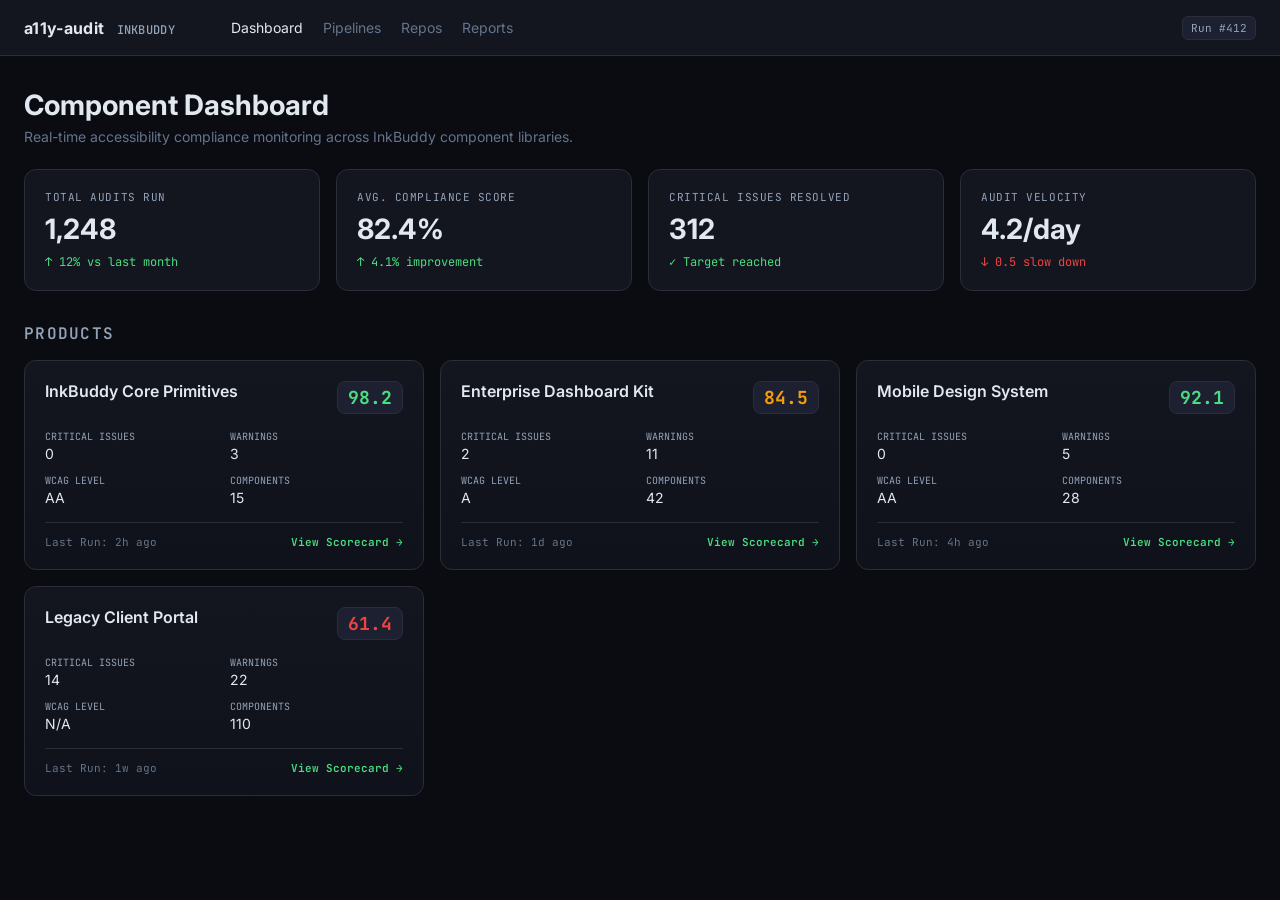
<file: solution_2/dashboard.html>
<!DOCTYPE html>
<html lang="en">
<head>
    <meta charset="UTF-8">
    <meta name="viewport" content="width=device-width, initial-scale=1.0">
    <title>a11y-audit — Dashboard</title>
    <link rel="preconnect" href="https://fonts.googleapis.com">
    <link rel="preconnect" href="https://fonts.gstatic.com" crossorigin>
    <link href="https://fonts.googleapis.com/css2?family=Inter:wght@400;500;600;700&family=JetBrains+Mono:wght@400;500;600&display=swap" rel="stylesheet">
    <style>
        :root {
            --bg-outermost:#0a0c12;
            --bg-chrome:#13161f;
            --bg-card:#13161f;
            --bg-card-inner:#1c2030;
            --bg-surface:#0f121b;
            --border-subtle:#2a2d3a;
            --border-strong:#343a4a;
            --color-success:#4ade80;
            --color-warning:#f59e0b;
            --color-error:#ef4444;
            --color-info:#3b82f6;
            --color-text-pri:#e2e8f0;
            --color-text-sec:#64748b;
            --color-text-mono:#94a3b8;
            --font-sans:'Inter',system-ui,-apple-system,sans-serif;
            --font-mono:'JetBrains Mono','SF Mono','Fira Code',monospace;
        }
        *{box-sizing:border-box;margin:0;padding:0}
        body{background:var(--bg-outermost);color:var(--color-text-pri);font-family:var(--font-sans);min-height:100vh}
        .app-header{
            height:56px;display:flex;align-items:center;gap:24px;
            padding:0 24px;background:var(--bg-chrome);
            border-bottom:1px solid var(--border-subtle);
            position:sticky;top:0;z-index:10;
        }
        .app-logo{font-weight:700;letter-spacing:.02em}
        .app-logo span{font-family:var(--font-mono);color:var(--color-text-mono);font-weight:500;margin-left:8px;font-size:12px}
        .app-nav{display:flex;gap:20px;margin-left:32px}
        .app-nav a{color:var(--color-text-sec);text-decoration:none;font-size:14px}
        .app-nav a.active{color:var(--color-text-pri)}
        .header-actions{margin-left:auto;display:flex;gap:12px;align-items:center}
        .chip{font-family:var(--font-mono);font-size:11px;padding:4px 8px;border-radius:6px;background:var(--bg-card-inner);border:1px solid var(--border-subtle);color:var(--color-text-mono)}
        .container{max-width:1440px;margin:0 auto;padding:32px 24px}
        .page-header{display:flex;justify-content:space-between;align-items:flex-start;margin-bottom:24px}
        .page-title h1{font-size:28px;font-weight:700}
        .page-title p{color:var(--color-text-sec);margin-top:6px;font-size:14px}
        .insights-grid{display:grid;grid-template-columns:repeat(4,1fr);gap:16px;margin-bottom:32px}
        .insight-card{background:var(--bg-card);border:1px solid var(--border-subtle);border-radius:12px;padding:20px;display:flex;flex-direction:column;gap:8px}
        .insight-label{font-family:var(--font-mono);font-size:11px;text-transform:uppercase;color:var(--color-text-mono);letter-spacing:.05em}
        .insight-value{font-size:28px;font-weight:700}
        .insight-trend{font-family:var(--font-mono);font-size:12px}
        .trend-up{color:var(--color-success)} .trend-down{color:var(--color-error)}
        .section-head{display:flex;align-items:center;justify-content:space-between;margin:8px 0 16px}
        .section-head h2{font-size:16px;font-weight:600;text-transform:uppercase;letter-spacing:.08em;color:var(--color-text-mono);font-family:var(--font-mono)}
        .product-grid{display:grid;grid-template-columns:repeat(auto-fill,minmax(320px,1fr));gap:16px}
        .product-card{
            background:linear-gradient(180deg,var(--bg-card),var(--bg-surface));
            border:1px solid var(--border-subtle);border-radius:12px;padding:20px;
            display:flex;flex-direction:column;gap:16px;text-decoration:none;color:inherit;
            transition:transform .15s ease,border-color .15s ease,box-shadow .15s ease;
        }
        .product-card:hover{transform:translateY(-2px);border-color:#3a4152;box-shadow:0 12px 30px rgba(0,0,0,.4)}
        .card-top{display:flex;justify-content:space-between;align-items:flex-start}
        .product-name{font-size:16px;font-weight:600}
        .score-badge{font-family:var(--font-mono);font-weight:700;font-size:18px;padding:4px 10px;border-radius:8px;background:var(--bg-card-inner);border:1px solid var(--border-subtle)}
        .score-high{color:var(--color-success)} .score-mid{color:var(--color-warning)} .score-low{color:var(--color-error)}
        .product-metrics{display:grid;grid-template-columns:1fr 1fr;gap:12px}
        .metric .label{font-family:var(--font-mono);font-size:10px;text-transform:uppercase;color:var(--color-text-mono)}
        .metric .value{font-size:14px;margin-top:2px}
        .product-footer{display:flex;justify-content:space-between;align-items:center;font-family:var(--font-mono);font-size:11px;color:var(--color-text-sec);margin-top:auto;padding-top:12px;border-top:1px solid var(--border-subtle)}
        .view-link{color:var(--color-success);font-weight:600}
        @media(max-width:1024px){.insights-grid{grid-template-columns:repeat(2,1fr)}}
        @media(max-width:640px){.insights-grid{grid-template-columns:1fr}.product-grid{grid-template-columns:1fr}}
    </style>
</head>
<body>
    <header class="app-header">
        <div class="app-logo">a11y-audit <span>INKBUDDY</span></div>
        <nav class="app-nav">
            <a class="active" href="#">Dashboard</a>
            <a href="pipelines.html">Pipelines</a>
            <a href="#">Repos</a>
            <a href="#">Reports</a>
        </nav>
        <div class="header-actions">
            <span class="chip">Run #412</span>
        </div>
    </header>
    <div class="container">
        <div class="page-header">
            <div class="page-title">
                <h1>Component Dashboard</h1>
                <p>Real-time accessibility compliance monitoring across InkBuddy component libraries.</p>
            </div>
        </div>
        <div class="insights-grid">
            <div class="insight-card">
                <span class="insight-label">Total Audits Run</span>
                <span class="insight-value">1,248</span>
                <span class="insight-trend trend-up">↑ 12% vs last month</span>
            </div>
            <div class="insight-card">
                <span class="insight-label">Avg. Compliance Score</span>
                <span class="insight-value">82.4%</span>
                <span class="insight-trend trend-up">↑ 4.1% improvement</span>
            </div>
            <div class="insight-card">
                <span class="insight-label">Critical Issues Resolved</span>
                <span class="insight-value">312</span>
                <span class="insight-trend trend-up">✓ Target reached</span>
            </div>
            <div class="insight-card">
                <span class="insight-label">Audit Velocity</span>
                <span class="insight-value">4.2/day</span>
                <span class="insight-trend trend-down">↓ 0.5 slow down</span>
            </div>
        </div>
        <div class="section-head">
            <h2>Products</h2>
        </div>
        <div class="product-grid">
            <a href="index.html" class="product-card">
                <div class="card-top">
                    <div class="product-name">InkBuddy Core Primitives</div>
                    <div class="score-badge score-high">98.2</div>
                </div>
                <div class="product-metrics">
                    <div class="metric"><div class="label">Critical Issues</div><div class="value">0</div></div>
                    <div class="metric"><div class="label">Warnings</div><div class="value">3</div></div>
                    <div class="metric"><div class="label">WCAG Level</div><div class="value">AA</div></div>
                    <div class="metric"><div class="label">Components</div><div class="value">15</div></div>
                </div>
                <div class="product-footer">
                    <span>Last Run: 2h ago</span>
                    <span class="view-link">View Scorecard →</span>
                </div>
            </a>
            <a href="index.html" class="product-card">
                <div class="card-top">
                    <div class="product-name">Enterprise Dashboard Kit</div>
                    <div class="score-badge score-mid">84.5</div>
                </div>
                <div class="product-metrics">
                    <div class="metric"><div class="label">Critical Issues</div><div class="value">2</div></div>
                    <div class="metric"><div class="label">Warnings</div><div class="value">11</div></div>
                    <div class="metric"><div class="label">WCAG Level</div><div class="value">A</div></div>
                    <div class="metric"><div class="label">Components</div><div class="value">42</div></div>
                </div>
                <div class="product-footer">
                    <span>Last Run: 1d ago</span>
                    <span class="view-link">View Scorecard →</span>
                </div>
            </a>
            <a href="index.html" class="product-card">
                <div class="card-top">
                    <div class="product-name">Mobile Design System</div>
                    <div class="score-badge score-high">92.1</div>
                </div>
                <div class="product-metrics">
                    <div class="metric"><div class="label">Critical Issues</div><div class="value">0</div></div>
                    <div class="metric"><div class="label">Warnings</div><div class="value">5</div></div>
                    <div class="metric"><div class="label">WCAG Level</div><div class="value">AA</div></div>
                    <div class="metric"><div class="label">Components</div><div class="value">28</div></div>
                </div>
                <div class="product-footer">
                    <span>Last Run: 4h ago</span>
                    <span class="view-link">View Scorecard →</span>
                </div>
            </a>
            <a href="index.html" class="product-card">
                <div class="card-top">
                    <div class="product-name">Legacy Client Portal</div>
                    <div class="score-badge score-low">61.4</div>
                </div>
                <div class="product-metrics">
                    <div class="metric"><div class="label">Critical Issues</div><div class="value">14</div></div>
                    <div class="metric"><div class="label">Warnings</div><div class="value">22</div></div>
                    <div class="metric"><div class="label">WCAG Level</div><div class="value">N/A</div></div>
                    <div class="metric"><div class="label">Components</div><div class="value">110</div></div>
                </div>
                <div class="product-footer">
                    <span>Last Run: 1w ago</span>
                    <span class="view-link">View Scorecard →</span>
                </div>
            </a>
        </div>
    </div>
</body>
</html>
</file>
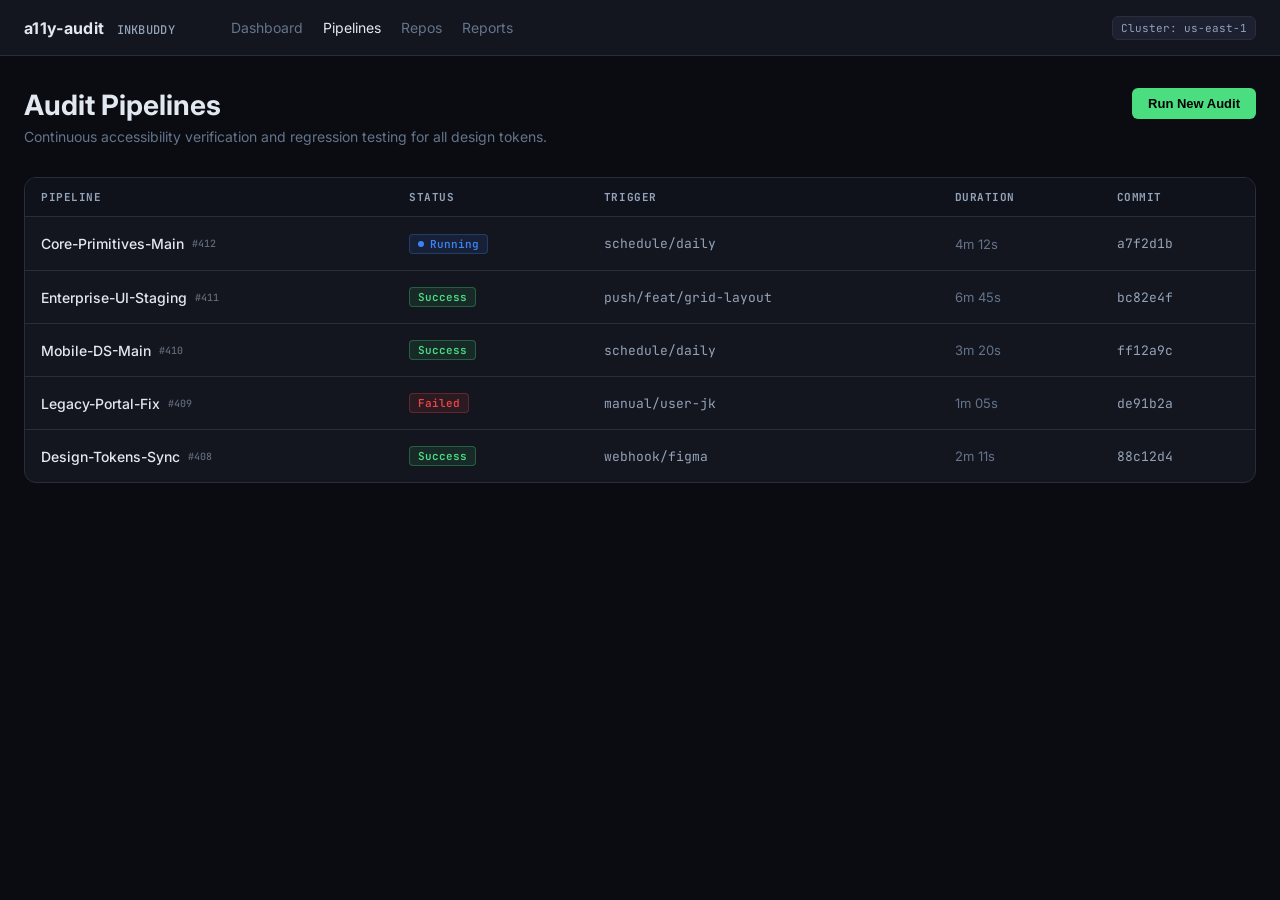
<file: solution_2/pipelines.html>
<!DOCTYPE html>
<html lang="en">
<head>
    <meta charset="UTF-8">
    <meta name="viewport" content="width=device-width, initial-scale=1.0">
    <title>a11y-audit — Pipelines</title>
    <link rel="preconnect" href="https://fonts.googleapis.com">
    <link rel="preconnect" href="https://fonts.gstatic.com" crossorigin>
    <link href="https://fonts.googleapis.com/css2?family=Inter:wght@400;500;600;700&family=JetBrains+Mono:wght@400;500;600&display=swap" rel="stylesheet">
    <style>
        :root {
            --bg-outermost:#0a0c12;
            --bg-chrome:#13161f;
            --bg-card:#13161f;
            --bg-card-inner:#1c2030;
            --bg-surface:#0f121b;
            --border-subtle:#2a2d3a;
            --border-strong:#343a4a;
            --color-success:#4ade80;
            --color-warning:#f59e0b;
            --color-error:#ef4444;
            --color-info:#3b82f6;
            --color-text-pri:#e2e8f0;
            --color-text-sec:#64748b;
            --color-text-mono:#94a3b8;
            --font-sans:'Inter',system-ui,-apple-system,sans-serif;
            --font-mono:'JetBrains Mono','SF Mono','Fira Code',monospace;
        }
        *{box-sizing:border-box;margin:0;padding:0}
        body{background:var(--bg-outermost);color:var(--color-text-pri);font-family:var(--font-sans);min-height:100vh}
        .app-header{
            height:56px;display:flex;align-items:center;gap:24px;
            padding:0 24px;background:var(--bg-chrome);
            border-bottom:1px solid var(--border-subtle);
            position:sticky;top:0;z-index:10;
        }
        .app-logo{font-weight:700;letter-spacing:.02em}
        .app-logo span{font-family:var(--font-mono);color:var(--color-text-mono);font-weight:500;margin-left:8px;font-size:12px}
        .app-nav{display:flex;gap:20px;margin-left:32px}
        .app-nav a{color:var(--color-text-sec);text-decoration:none;font-size:14px}
        .app-nav a.active{color:var(--color-text-pri)}
        .header-actions{margin-left:auto;display:flex;gap:12px;align-items:center}
        .chip{font-family:var(--font-mono);font-size:11px;padding:4px 8px;border-radius:6px;background:var(--bg-card-inner);border:1px solid var(--border-subtle);color:var(--color-text-mono)}
        .container{max-width:1440px;margin:0 auto;padding:32px 24px}
        .page-header{display:flex;justify-content:space-between;align-items:flex-start;margin-bottom:32px}
        .page-title h1{font-size:28px;font-weight:700}
        .page-title p{color:var(--color-text-sec);margin-top:6px;font-size:14px}
        .btn-primary{
            background:var(--color-success);color:#000;border:none;padding:8px 16px;
            border-radius:6px;font-weight:600;font-size:13px;cursor:pointer;
        }
        .pipeline-table-container{
            background:var(--bg-card);border:1px solid var(--border-subtle);border-radius:12px;overflow:hidden;
        }
        table{width:100%;border-collapse:collapse;text-align:left}
        th{
            background:var(--bg-surface);color:var(--color-text-mono);
            font-family:var(--font-mono);font-size:11px;text-transform:uppercase;
            padding:12px 16px;border-bottom:1px solid var(--border-subtle);letter-spacing:.05em;
        }
        td{padding:16px;border-bottom:1px solid var(--border-subtle);font-size:14px;vertical-align:middle}
        tr:last-child td{border-bottom:none}
        tr:hover td{background:rgba(255,255,255,0.02)}
        .pipeline-link{color:var(--color-text-pri);text-decoration:none;font-weight:500;display:flex;align-items:center;gap:8px}
        .pipeline-link:hover{color:var(--color-success)}
        .status-pill{
            font-family:var(--font-mono);font-size:11px;padding:2px 8px;border-radius:4px;
            display:inline-flex;align-items:center;gap:6px;font-weight:600;
        }
        .status-running{background:rgba(59,130,246,0.1);color:var(--color-info);border:1px solid rgba(59,130,246,0.3)}
        .status-success{background:rgba(74,222,128,0.1);color:var(--color-success);border:1px solid rgba(74,222,128,0.3)}
        .status-failed{background:rgba(239,68,68,0.1);color:var(--color-error);border:1px solid rgba(239,68,68,0.3)}
        .status-pulse{
            width:6px;height:6px;border-radius:50%;background:currentColor;
            animation: pulse 1.5s infinite;
        }
        @keyframes pulse{0%{opacity:1} 50%{opacity:0.3} 100%{opacity:1}}
        .mono-text{font-family:var(--font-mono);color:var(--color-text-mono);font-size:13px}
        .duration-text{color:var(--color-text-sec);font-size:13px}
    </style>
</head>
<body>
    <header class="app-header">
        <div class="app-logo">a11y-audit <span>INKBUDDY</span></div>
        <nav class="app-nav">
            <a href="dashboard.html">Dashboard</a>
            <a class="active" href="pipelines.html">Pipelines</a>
            <a href="#">Repos</a>
            <a href="#">Reports</a>
        </nav>
        <div class="header-actions">
            <span class="chip">Cluster: us-east-1</span>
        </div>
    </header>
    <div class="container">
        <div class="page-header">
            <div class="page-title">
                <h1>Audit Pipelines</h1>
                <p>Continuous accessibility verification and regression testing for all design tokens.</p>
            </div>
            <button class="btn-primary">Run New Audit</button>
        </div>
        <div class="pipeline-table-container">
            <table>
                <thead>
                    <tr>
                        <th>Pipeline</th>
                        <th>Status</th>
                        <th>Trigger</th>
                        <th>Duration</th>
                        <th>Commit</th>
                    </tr>
                </thead>
                <tbody>
                    <tr>
                        <td><a href="pipeline-detail.html" class="pipeline-link">Core-Primitives-Main <span class="mono-text" style="font-size:10px;opacity:0.6">#412</span></a></td>
                        <td><span class="status-pill status-running"><span class="status-pulse"></span> Running</span></td>
                        <td class="mono-text">schedule/daily</td>
                        <td class="duration-text">4m 12s</td>
                        <td class="mono-text">a7f2d1b</td>
                    </tr>
                    <tr>
                        <td><a href="pipeline-detail.html" class="pipeline-link">Enterprise-UI-Staging <span class="mono-text" style="font-size:10px;opacity:0.6">#411</span></a></td>
                        <td><span class="status-pill status-success">Success</span></td>
                        <td class="mono-text">push/feat/grid-layout</td>
                        <td class="duration-text">6m 45s</td>
                        <td class="mono-text">bc82e4f</td>
                    </tr>
                    <tr>
                        <td><a href="pipeline-detail.html" class="pipeline-link">Mobile-DS-Main <span class="mono-text" style="font-size:10px;opacity:0.6">#410</span></a></td>
                        <td><span class="status-pill status-success">Success</span></td>
                        <td class="mono-text">schedule/daily</td>
                        <td class="duration-text">3m 20s</td>
                        <td class="mono-text">ff12a9c</td>
                    </tr>
                    <tr>
                        <td><a href="pipeline-detail.html" class="pipeline-link">Legacy-Portal-Fix <span class="mono-text" style="font-size:10px;opacity:0.6">#409</span></a></td>
                        <td><span class="status-pill status-failed">Failed</span></td>
                        <td class="mono-text">manual/user-jk</td>
                        <td class="duration-text">1m 05s</td>
                        <td class="mono-text">de91b2a</td>
                    </tr>
                    <tr>
                        <td><a href="pipeline-detail.html" class="pipeline-link">Design-Tokens-Sync <span class="mono-text" style="font-size:10px;opacity:0.6">#408</span></a></td>
                        <td><span class="status-pill status-success">Success</span></td>
                        <td class="mono-text">webhook/figma</td>
                        <td class="duration-text">2m 11s</td>
                        <td class="mono-text">88c12d4</td>
                    </tr>
                </tbody>
            </table>
        </div>
    </div>
</body>
</html>
</file>
